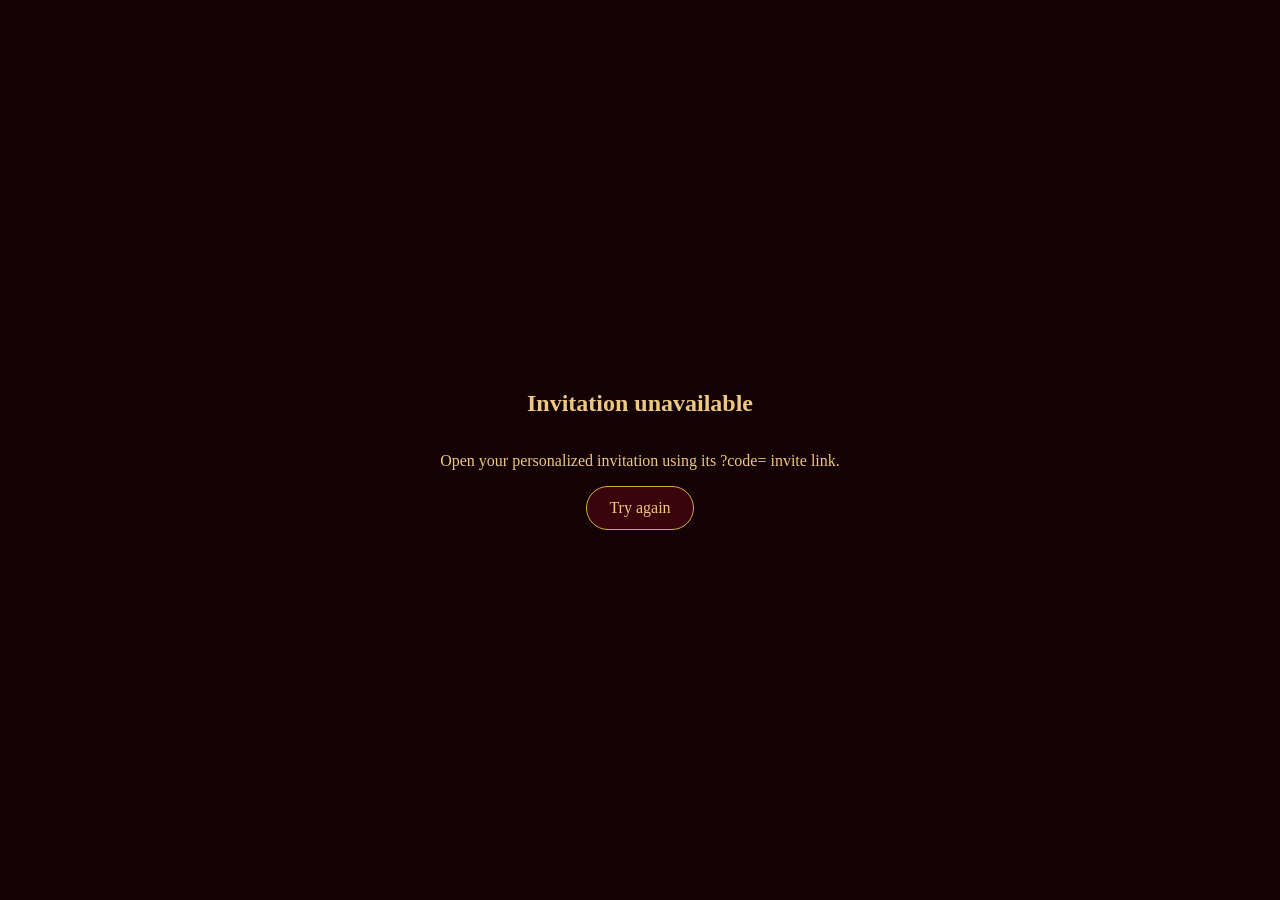
<file: index.html>
<!DOCTYPE html>
<html lang="en">
<head>
  <meta charset="utf-8">
  <meta name="viewport" content="width=device-width, initial-scale=1, maximum-scale=1, user-scalable=no, viewport-fit=cover">
  <meta name="theme-color" content="#32030B">
  <title>Royal Wedding Invitation</title>

  <link rel="preconnect" href="https://fonts.googleapis.com">
  <link rel="preconnect" href="https://fonts.gstatic.com" crossorigin>
  <link href="https://fonts.googleapis.com/css2?family=Cinzel:wght@600;700;800&family=Cormorant+Garamond:ital,wght@0,500;0,600;0,700;1,500;1,600&family=Great+Vibes&family=Playfair+Display:ital,wght@0,600;0,700;1,600&display=swap" rel="stylesheet">

  <style>
    html {
      margin: 0;
      padding: 0;
      width: 100%;
      min-height: 100%;
      overflow-x: hidden;
      overflow-y: auto;
      overscroll-behavior: contain;
      background-color: #140105;
      font-family: 'Cormorant Garamond', Georgia, serif;
    }

    body {
      margin: 0;
      padding: 0;
      width: 100%;
      min-height: 100%;
      overflow-x: hidden;
      overflow-y: visible;
      overscroll-behavior: contain;
      background-color: #140105;
      font-family: 'Cormorant Garamond', Georgia, serif;
    }

    [hidden] {
      display: none !important;
    }

    #app-mount {
      width: 100%;
      min-height: 100vh;
      min-height: 100dvh;
      position: relative;
    }

    /* Fixed single-screen slide templates (e.g. template-01, template-02, template-04, template-05) */
    html.fixed-template,
    body.fixed-template {
      width: 100vw;
      height: 100vh;
      height: 100dvh;
      overflow: hidden !important;
      position: fixed;
      touch-action: none;
      -webkit-touch-callout: none;
      user-select: none;
    }

    .fixed-template #app-mount {
      width: 100vw;
      height: 100vh;
      height: 100dvh;
      overflow: hidden;
    }

    #luxury-loader {
      position: fixed;
      inset: 0;
      z-index: 9999;
      background: radial-gradient(circle at 50% 30%, #3a040d 0%, #120104 100%);
      display: flex;
      flex-direction: column;
      align-items: center;
      justify-content: center;
      transition: opacity 0.5s cubic-bezier(0.16, 1, 0.3, 1), visibility 0.5s;
    }

    .loader-ring {
      width: 58px;
      height: 58px;
      border-radius: 50%;
      border: 1px solid rgba(212, 175, 55, 0.2);
      border-top: 2px solid #D4AF37;
      border-bottom: 2px solid #ECC880;
      animation: royalSpin 1.2s cubic-bezier(0.5, 0, 0.5, 1) infinite;
    }

    .loader-text {
      margin-top: 18px;
      font-family: 'Cinzel', serif;
      font-size: 10px;
      letter-spacing: 4px;
      color: #ECC880;
      text-transform: uppercase;
    }

    @keyframes royalSpin {
      0% { transform: rotate(0deg); }
      100% { transform: rotate(360deg); }
    }

    .rsvp-launcher {
      position: fixed;
      right: max(16px, env(safe-area-inset-right));
      bottom: max(16px, env(safe-area-inset-bottom));
      z-index: 10000;
      min-height: 46px;
      padding: 0 22px;
      border: 1px solid #ecc880;
      border-radius: 999px;
      background: linear-gradient(135deg, #7a1426, #3f0713);
      box-shadow: 0 8px 24px rgba(0, 0, 0, .4);
      color: #f7e5b5;
      font: 700 12px Georgia, serif;
      letter-spacing: 1px;
      cursor: pointer;
    }

    .rsvp-dialog {
      width: min(420px, calc(100vw - 28px));
      max-height: min(90dvh, 720px);
      overflow-y: auto;
      overscroll-behavior: contain;
      touch-action: pan-y;
      border: 1px solid #d4af37;
      border-radius: 18px;
      padding: 24px;
      background: #fffaf0;
      color: #3b1a1f;
      box-shadow: 0 24px 80px rgba(0, 0, 0, .55);
      font: 16px Georgia, serif;
    }

    .rsvp-dialog::backdrop { background: rgba(15, 2, 5, .76); }
    .rsvp-dialog h2 { margin: 0 0 8px; color: #7a1426; }
    .rsvp-dialog p { line-height: 1.45; }
    .rsvp-dialog label, .rsvp-dialog legend { display: block; margin: 14px 0 6px; font-size: 14px; font-weight: 700; }
    .rsvp-dialog input, .rsvp-dialog select, .rsvp-dialog textarea { width: 100%; min-height: 42px; padding: 8px 10px; border: 1px solid #b98a2f; border-radius: 8px; background: #fff; color: #3b1a1f; font: inherit; }
    .rsvp-dialog textarea { min-height: 84px; resize: vertical; }
    .rsvp-dialog fieldset { margin: 0; padding: 0; border: 0; }
    .rsvp-dialog .rsvp-actions { display: flex; gap: 10px; margin-top: 18px; }
    .rsvp-dialog button { min-height: 42px; border-radius: 999px; padding: 0 16px; cursor: pointer; }
    .rsvp-dialog [type="submit"] { flex: 1; border: 1px solid #7a1426; background: #7a1426; color: #fff5d9; font-weight: 700; }
    .rsvp-dialog [data-rsvp-close] { border: 1px solid #b98a2f; background: #fff; color: #3b1a1f; }
    .rsvp-dialog [role="status"] { min-height: 1.4em; color: #4d0a18; }
    .rsvp-dialog :focus-visible { outline: 3px solid #d4af37; outline-offset: 2px; }
  </style>
</head>
<body>

  <div id="luxury-loader">
    <div class="loader-ring"></div>
    <div class="loader-text">Summoning The Royal Suite</div>
  </div>

  <main id="app-mount"></main>

  <script type="module">
    import { fetchInvitationByCode, submitRsvp } from './api.js';
    import { localizeHtml, translateText } from './i18n.js';

    function removeLoader() {
      const loader = document.getElementById('luxury-loader');
      if (loader) {
        loader.style.opacity = '0';
        setTimeout(() => loader.remove(), 500);
      }
    }

    function showPageError(message) {
      const mount = document.getElementById('app-mount');
      mount.innerHTML = `
        <section role="alert" style="position:absolute;inset:0;display:flex;flex-direction:column;align-items:center;justify-content:center;padding:28px;text-align:center;color:#ECC880;background:#140105;font-family:Georgia,serif">
          <h1 style="font-family:Georgia,serif">Invitation unavailable</h1>
          <p></p>
          <button type="button" style="padding:12px 22px;border:1px solid #D4AF37;border-radius:24px;background:#3a040d;color:#ECC880;font:inherit">Try again</button>
        </section>`;
      mount.querySelector('p').textContent = message;
      mount.querySelector('button').addEventListener('click', () => location.reload());
    }

    function mountRsvpWidget(mount, invitation, inviteCode, language) {
      const { guest, wedding } = invitation;
      const capacity = guest.persons;
      const launcher = document.createElement('button');
      launcher.type = 'button';
      launcher.className = 'rsvp-launcher';
      launcher.textContent = translateText('RSVP', language);
      launcher.setAttribute('aria-haspopup', 'dialog');

      const dialog = document.createElement('dialog');
      dialog.className = 'rsvp-dialog';
      const title = document.createElement('h2');
      title.textContent = translateText('Will you join us?', language);
      const description = document.createElement('p');
      description.textContent = translateText('Please let the couple know whether you can attend.', language);
      const form = document.createElement('form');
      const guestLabel = document.createElement('p');
      guestLabel.textContent = `${translateText('Guest name', language)}:`;
      const guestName = document.createElement('p');
      guestName.textContent = guest.name;

      const answerGroup = document.createElement('fieldset');
      const answerLegend = document.createElement('legend');
      answerLegend.textContent = translateText('Your response', language);
      const answerLabel = document.createElement('label');
      const answerSelect = document.createElement('select');
      answerSelect.name = 'response';
      answerSelect.setAttribute('aria-label', translateText('Your response', language));
      [['attending', 'Gladly accepting'], ['declined', 'Unable to attend'], ['tentative', 'Not sure yet']].forEach(([value, label]) => {
        const option = document.createElement('option');
        option.value = value;
        option.textContent = translateText(label, language);
        answerSelect.append(option);
      });
      answerLabel.append(answerSelect);
      answerGroup.append(answerLegend, answerLabel);

      const countLabel = document.createElement('label');
      countLabel.htmlFor = 'rsvp-attendees';
      countLabel.textContent = translateText(`Number attending (up to ${capacity})`, language);
      const countSelect = document.createElement('select');
      countSelect.id = 'rsvp-attendees';
      countSelect.name = 'attendees';
      for (let count = 1; count <= capacity; count++) {
        const option = document.createElement('option');
        option.value = String(count);
        option.textContent = String(count);
        countSelect.append(option);
      }

      const wishesLabel = document.createElement('label');
      wishesLabel.htmlFor = 'rsvp-wishes';
      wishesLabel.textContent = translateText('Wishes message (optional)', language);
      const wishesInput = document.createElement('textarea');
      wishesInput.id = 'rsvp-wishes';
      wishesInput.name = 'wishes_message';
      wishesInput.maxLength = 1000;

      const status = document.createElement('p');
      status.setAttribute('role', 'status');
      status.setAttribute('aria-live', 'polite');
      const actions = document.createElement('div');
      actions.className = 'rsvp-actions';
      const submit = document.createElement('button');
      submit.type = 'submit';
      submit.textContent = translateText('Send RSVP', language);
      let isSaved = false;
      const close = document.createElement('button');
      close.type = 'button';
      close.dataset.rsvpClose = '';
      close.textContent = translateText('Close', language);
      actions.append(submit, close);
      form.append(guestLabel, guestName, answerGroup, countLabel, countSelect, wishesLabel, wishesInput, status, actions);
      dialog.append(title, description, form);
      mount.append(launcher, dialog);

      function updateCountVisibility() {
        const attending = answerSelect.value === 'attending';
        countLabel.hidden = !attending;
        countSelect.hidden = !attending;
      }

      answerSelect.addEventListener('change', updateCountVisibility);
      launcher.addEventListener('click', () => dialog.showModal());
      close.addEventListener('click', () => dialog.close());
      dialog.addEventListener('click', event => {
        if (event.target === dialog) dialog.close();
      });
      form.addEventListener('submit', async event => {
        event.preventDefault();
        status.textContent = '';
        submit.disabled = true;
        const submitText = submit.textContent;
        submit.textContent = translateText('Sending...', language);
        try {
          const result = await submitRsvp({
            inviteCode,
            response: answerSelect.value,
            attendees: Number(countSelect.value),
            wishesMessage: wishesInput.value,
            capacity: guest.persons
          });
          status.textContent = translateText(result.message || 'Your RSVP has been saved.', language);
          isSaved = true;
        } catch (error) {
          status.textContent = translateText(error.message || 'Your RSVP could not be saved. Please try again.', language);
        } finally {
          submit.disabled = isSaved;
          submit.textContent = isSaved ? translateText('RSVP sent', language) : submitText;
        }
      });
      updateCountVisibility();
    }

    async function bootstrap() {
      const p = new URLSearchParams(window.location.search);
      const inviteCode = (p.get('code') || '').trim();
      const requestedLanguage = String(p.get('lang') || 'en').toLowerCase();
      const language = ['en', 'bn', 'hi', 'ur'].includes(requestedLanguage) ? requestedLanguage : 'en';
      document.documentElement.lang = language;
      document.documentElement.dir = language === 'ur' ? 'rtl' : 'ltr';

      try {
        const weddingPayload = await fetchInvitationByCode(inviteCode);
        const guest = weddingPayload.guest;
        const templateId = String(weddingPayload.wedding.template_id || 'template-02').trim();
        if (!['template-01', 'template-02', 'template-03', 'template-04', 'template-05', 'template-06', 'template-07', 'template-08', 'template-09', 'template-10'].includes(templateId)) {
          throw new Error('This invitation is configured with an unsupported design.');
        }

        const fixedTemplates = ['template-02', 'template-04', 'template-05'];
        const isFixed = fixedTemplates.includes(templateId);
        document.documentElement.classList.toggle('fixed-template', isFixed);
        document.body.classList.toggle('fixed-template', isFixed);

        const module = await import(`./templates/${templateId}.js`);

        const mount = document.getElementById('app-mount');
        mount.innerHTML = localizeHtml(module.default({
          guest,
          wedding: weddingPayload.wedding,
          events: weddingPayload.events || []
        }), language);

        if (typeof module.mount === 'function') {
          module.mount(mount, {
            guest,
            wedding: weddingPayload.wedding,
            events: weddingPayload.events || []
          });
        }
        mountRsvpWidget(mount, weddingPayload, guest.invite_code, language);
      } catch (err) {
        console.error('Invitation loading error:', err);
        showPageError(err.message || 'We could not load this invitation. Please try again.');
      } finally {
        removeLoader();
      }
    }

    window.addEventListener('DOMContentLoaded', bootstrap);
  </script>
</body>
</html>
</file>
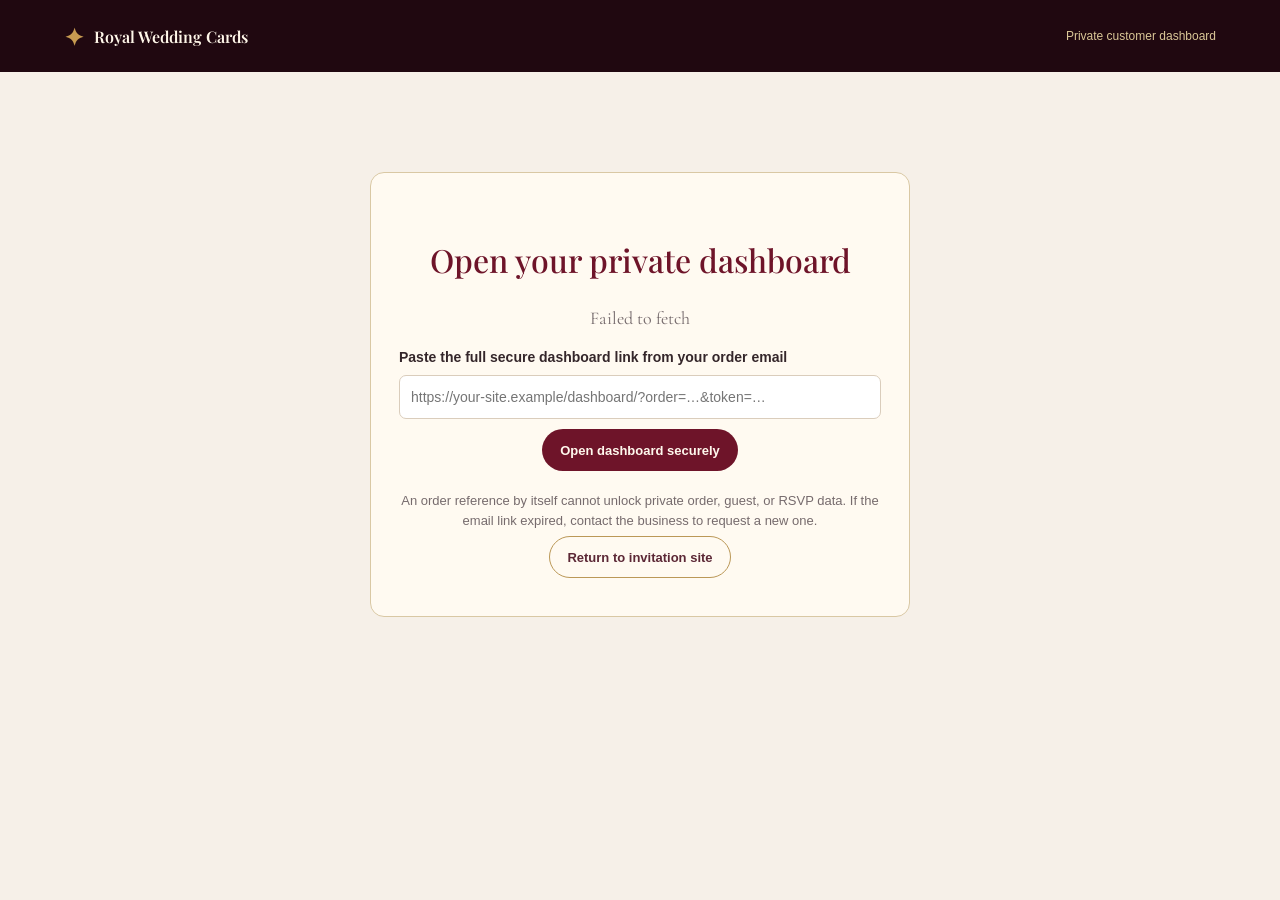
<file: dashboard/index.html>
<!doctype html>
<html lang="en">
<head>
  <meta charset="utf-8">
  <meta name="viewport" content="width=device-width, initial-scale=1">
  <meta name="theme-color" content="#200810">
  <meta name="referrer" content="no-referrer">
  <title>Your wedding order | Royal Wedding Cards</title>
  <link rel="preconnect" href="https://fonts.googleapis.com">
  <link rel="preconnect" href="https://fonts.gstatic.com" crossorigin>
  <link href="https://fonts.googleapis.com/css2?family=Cormorant+Garamond:wght@400;500;600;700&family=Playfair+Display:wght@500;600;700&display=swap" rel="stylesheet">
  <link rel="stylesheet" href="./style.css">
</head>
<body>
  <header class="topbar"><a href="../" class="brand"><span>✦</span> Royal Wedding Cards</a><span class="private-label">Private customer dashboard</span></header>
  <main class="dashboard" id="dashboard">
    <section id="loading-state" class="state-card" aria-live="polite"><span class="spinner"></span><p>Opening your secure dashboard…</p></section>
    <section id="error-state" class="state-card" hidden>
      <h1>Open your private dashboard</h1>
      <p id="error-message" role="status"></p>
      <button id="error-retry-button" class="button button-primary" type="button" style="margin-bottom: 1rem;" hidden>Retry loading dashboard</button>
      <form id="dashboard-link-form" class="access-form">
        <label for="dashboard-link-input">Paste the full secure dashboard link from your order email</label>
        <input id="dashboard-link-input" type="url" autocomplete="url" placeholder="https://your-site.example/dashboard/?order=…&amp;token=…" required>
        <button class="button button-primary" type="submit">Open dashboard securely</button>
      </form>
      <p class="helper">An order reference by itself cannot unlock private order, guest, or RSVP data. If the email link expired, contact the business to request a new one.</p>
      <a href="../" class="button button-outline">Return to invitation site</a>
    </section>

    <div id="dashboard-content" hidden>
      <section class="welcome">
        <div><p class="eyebrow">Your celebration, organized</p><h1 id="couple-title"></h1><p id="wedding-date"></p></div>
        <a id="preview-link" class="button button-gold" href="../share.html">Preview invitation</a>
      </section>
      <section class="summary-grid" aria-label="Order summary">
        <article class="metric"><small>Order reference</small><strong id="order-reference"></strong></article>
        <article class="metric"><small>Package</small><strong id="package-name"></strong></article>
        <article class="metric"><small>Order status</small><strong id="order-status"></strong></article>
        <article class="metric"><small>Payment status</small><strong id="payment-status"></strong></article>
        <article class="metric"><small>List price</small><strong id="list-price"></strong></article>
        <article class="metric"><small>Discount</small><strong id="discount"></strong></article>
        <article class="metric"><small>Advance expected</small><strong id="advance-expected"></strong></article>
        <article class="metric"><small>Verified amount</small><strong id="advance-verified"></strong></article>
        <article class="metric highlight"><small>Balance outstanding</small><strong id="balance"></strong></article>
      </section>
      <p class="financial-note">UPI references and screenshots are not proof of receipt. Verified amount changes only after authorized review.</p>

      <!-- Guest tracker: goal, progress bar, status tiles, nudges, recent replies. Rendered by app.js -->
      <section class="panel" id="tracker" aria-labelledby="tracker-title">
        <div class="panel-head">
          <div><p class="eyebrow">Live responses</p><h2 id="tracker-title">Guest tracker</h2></div>
          <button id="refresh-button" class="button button-outline button-small" type="button">Refresh</button>
        </div>
        <div id="tracker-body"></div>
      </section>

      <!-- Guest list -->
      <section class="panel" id="guest-panel" aria-labelledby="guests-title">
        <div class="panel-head">
          <div><p class="eyebrow">Guest list</p><h2 id="guests-title">People you’re inviting</h2><p class="helper" id="guest-summary-line"></p></div>
          <div class="head-actions">
            <button id="open-add-guest" class="button button-primary button-small" type="button">＋ Add guest</button>
            <details class="menu" id="more-menu">
              <summary class="button button-outline button-small">More ▾</summary>
              <div class="menu-list">
                <button type="button" id="open-import">Import from Excel / CSV</button>
                <a id="generate-guest-links" href="../guest-list.html">Generate guest links</a>
                <a id="csv-template" download="wedding-guests-template.csv">Download CSV template</a>
              </div>
            </details>
          </div>
        </div>
        <div class="list-tools">
          <input id="guest-search" type="search" placeholder="Search by name or phone" aria-label="Search guests" autocomplete="off">
          <div id="filter-chips" class="chips" role="group" aria-label="Filter guests by status"></div>
        </div>
        <div id="guest-table-wrap"></div>
      </section>

      <section class="panel">
        <div class="panel-head"><div><p class="eyebrow">Wedding programme</p><h2>Your timeline</h2></div></div>
        <ol id="timeline" class="timeline"></ol>
      </section>
    </div>
  </main>

  <!-- Add / edit guest -->
  <dialog id="guest-dialog" class="edit-dialog">
    <form id="guest-form" method="dialog" novalidate>
      <h2 id="guest-dialog-title">Add guest</h2>
      <label>Guest name<input name="guest_name" required maxlength="120" autocomplete="off"></label>
      <label>People in this invitation <span class="field-hint">including the guest</span><input name="family_members" type="number" min="1" max="20" value="1" required inputmode="numeric"></label>
      <label>Phone / WhatsApp <span class="field-hint">optional</span><input name="phone" type="tel" maxlength="24" inputmode="tel"></label>
      <label>Category <span class="field-hint">optional</span><input name="category" list="category-options" maxlength="60" value="Family" autocomplete="off"></label>
      <datalist id="category-options"><option value="Family"><option value="Relatives"><option value="Friends"><option value="Colleagues"><option value="VIP"></datalist>
      <label>City / address <span class="field-hint">optional</span><input name="city_address" maxlength="250"></label>
      <input name="guest_id" type="hidden">
      <p id="guest-form-error" class="dialog-error" role="alert" hidden></p>
      <div class="dialog-actions">
        <button class="button button-outline" id="cancel-guest" type="button">Cancel</button>
        <button class="button button-outline" id="save-another" type="submit" value="another">Save &amp; add another</button>
        <button class="button button-primary" id="save-guest" type="submit" value="save">Save guest</button>
      </div>
    </form>
  </dialog>

  <!-- View reply message -->
  <dialog id="reply-dialog" class="edit-dialog">
    <h2 id="reply-dialog-name">Guest Response</h2>
    <div id="reply-dialog-body" style="display: grid; gap: 12px; margin: 16px 0;">
      <div><small style="color: var(--muted); font-size: 11px; text-transform: uppercase; letter-spacing: .08em;">Status</small><p id="reply-dialog-status" style="margin: 2px 0 0; font-weight: 700;"></p></div>
      <div><small style="color: var(--muted); font-size: 11px; text-transform: uppercase; letter-spacing: .08em;">People Attending</small><p id="reply-dialog-attending" style="margin: 2px 0 0; font-size: 18px; font-weight: 600;"></p></div>
      <div><small style="color: var(--muted); font-size: 11px; text-transform: uppercase; letter-spacing: .08em;">Wishes / Message</small><blockquote id="reply-dialog-message" style="margin: 6px 0 0; padding: 12px 14px; background: #fff8eb; border-left: 3px solid var(--gold); border-radius: 6px; font: italic 16px/1.45 Georgia, serif; color: #5a3825; white-space: pre-wrap;"></blockquote></div>
      <div><small style="color: var(--muted); font-size: 11px; text-transform: uppercase; letter-spacing: .08em;">Submitted</small><p id="reply-dialog-time" style="margin: 2px 0 0; color: var(--muted); font-size: 13px;"></p></div>
    </div>
    <div class="dialog-actions">
      <button class="button button-outline" id="close-reply-dialog" type="button">Close</button>
    </div>
  </dialog>

  <!-- CSV import -->
  <dialog id="import-dialog" class="edit-dialog">
    <form id="import-form" method="dialog">
      <h2>Import guests</h2>
      <p class="helper">In Excel, save your guest sheet as CSV first. Columns: guest_name, family_members, phone, category, city_address. Up to 500 rows; you’ll see a preview before anything is added.</p>
      <label class="field-file">Choose CSV file<input id="guest-csv" type="file" accept=".csv,text/csv"></label>
      <div id="import-preview" class="import-preview" hidden></div>
      <div class="dialog-actions">
        <button class="button button-outline" id="cancel-import" type="button">Close</button>
        <button class="button button-primary" id="import-guests" type="button" disabled>Import guests</button>
      </div>
    </form>
  </dialog>

  

  <!-- View reply message -->
  <dialog id="reply-dialog" class="edit-dialog">
    <h2 id="reply-dialog-name">Guest Response</h2>
    <div id="reply-dialog-body" style="display: grid; gap: 12px; margin: 16px 0;">
      <div><small style="color: var(--muted); font-size: 11px; text-transform: uppercase; letter-spacing: .08em;">Status</small><p id="reply-dialog-status" style="margin: 2px 0 0; font-weight: 700;"></p></div>
      <div><small style="color: var(--muted); font-size: 11px; text-transform: uppercase; letter-spacing: .08em;">People Attending</small><p id="reply-dialog-attending" style="margin: 2px 0 0; font-size: 18px; font-weight: 600;"></p></div>
      <div><small style="color: var(--muted); font-size: 11px; text-transform: uppercase; letter-spacing: .08em;">Wishes / Message</small><blockquote id="reply-dialog-message" style="margin: 6px 0 0; padding: 12px 14px; background: #fff8eb; border-left: 3px solid var(--gold); border-radius: 6px; font: italic 16px/1.45 Georgia, serif; color: #5a3825; white-space: pre-wrap;"></blockquote></div>
      <div><small style="color: var(--muted); font-size: 11px; text-transform: uppercase; letter-spacing: .08em;">Submitted</small><p id="reply-dialog-time" style="margin: 2px 0 0; color: var(--muted); font-size: 13px;"></p></div>
    </div>
    <div class="dialog-actions">
      <button class="button button-outline" id="close-reply-dialog" type="button">Close</button>
    </div>
  </dialog>

  <div id="toast" class="toast" role="status" aria-live="polite" hidden></div>
  <script type="module" src="./app.js"></script>
</body>
</html>
</file>
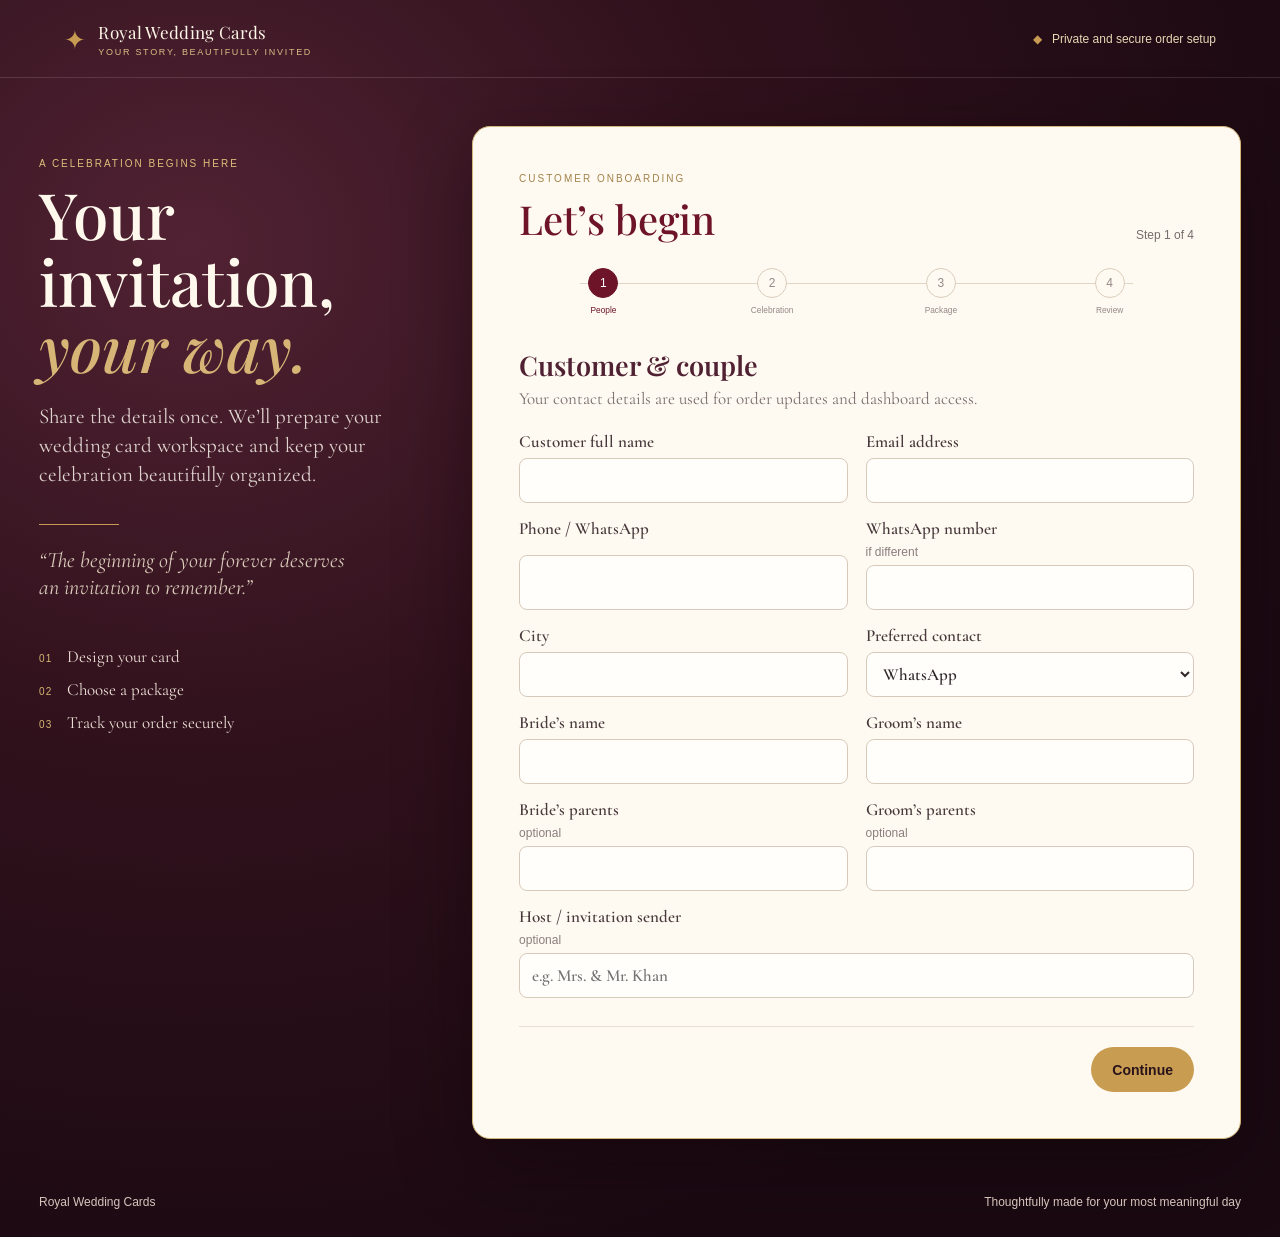
<file: onboard/index.html>
<!doctype html>
<html lang="en">
<head>
  <meta charset="utf-8">
  <meta name="viewport" content="width=device-width, initial-scale=1">
  <meta name="theme-color" content="#200810">
  <meta name="referrer" content="no-referrer">
  <title>Create your wedding invitation | Royal Wedding Cards</title>
  <link rel="preconnect" href="https://fonts.googleapis.com">
  <link rel="preconnect" href="https://fonts.gstatic.com" crossorigin>
  <link href="https://fonts.googleapis.com/css2?family=Cormorant+Garamond:wght@400;500;600;700&family=Playfair+Display:wght@500;600;700&display=swap" rel="stylesheet">
  <link rel="stylesheet" href="./style.css">
  <script src="../vendor/qrcode-generator.js" defer></script>
  <script src="https://challenges.cloudflare.com/turnstile/v0/api.js?render=explicit" async defer></script>
</head>
<body>
  <header class="topbar">
    <a class="brand" href="../"><span class="brand-mark" aria-hidden="true">✦</span><span>Royal Wedding Cards<small>YOUR STORY, BEAUTIFULLY INVITED</small></span></a>
    <span class="secure-note"><span aria-hidden="true">◆</span> Private and secure order setup</span>
  </header>

  <main class="layout">
    <aside class="story">
      <p class="eyebrow">A celebration begins here</p>
      <h1>Your invitation,<br><em>your way.</em></h1>
      <p class="story-copy">Share the details once. We’ll prepare your wedding card workspace and keep your celebration beautifully organized.</p>
      <div class="story-rule"></div>
      <p class="story-quote">“The beginning of your forever deserves an invitation to remember.”</p>
      <div class="trust-list">
        <span><b>01</b> Design your card</span>
        <span><b>02</b> Choose a package</span>
        <span><b>03</b> Track your order securely</span>
      </div>
    </aside>

    <section class="wizard-card" aria-labelledby="page-title">
      <div id="form-view">
        <div class="wizard-head">
          <div>
            <p class="eyebrow">Customer onboarding</p>
            <h2 id="page-title">Let’s begin</h2>
          </div>
          <span class="step-count" id="step-count">Step 1 of 4</span>
        </div>
        <ol class="progress" aria-label="Onboarding progress">
          <li class="active" data-progress="0"><span>1</span><small>People</small></li>
          <li data-progress="1"><span>2</span><small>Celebration</small></li>
          <li data-progress="2"><span>3</span><small>Package</small></li>
          <li data-progress="3"><span>4</span><small>Review</small></li>
        </ol>

        <form id="onboarding-form" novalidate>
          <section class="form-step" data-step="0">
            <h3>Customer & couple</h3>
            <p class="section-hint">Your contact details are used for order updates and dashboard access.</p>
            <div class="field-grid">
              <label class="field">Customer full name<input name="customer_name" autocomplete="name" maxlength="120" required></label>
              <label class="field">Email address<input name="email" type="email" autocomplete="email" maxlength="254" required></label>
              <label class="field">Phone / WhatsApp<input name="phone" type="tel" autocomplete="tel" maxlength="24" required></label>
              <label class="field">WhatsApp number <span class="optional">if different</span><input name="whatsapp_phone" type="tel" maxlength="24"></label>
              <label class="field">City<input name="city" autocomplete="address-level2" maxlength="100" required></label>
              <label class="field">Preferred contact
                <select name="preferred_contact"><option value="whatsapp">WhatsApp</option><option value="phone">Phone</option><option value="email">Email</option></select>
              </label>
              <label class="field">Bride’s name<input name="bride_name" maxlength="100" required></label>
              <label class="field">Groom’s name<input name="groom_name" maxlength="100" required></label>
              <label class="field">Bride’s parents <span class="optional">optional</span><input name="bride_parents" maxlength="240"></label>
              <label class="field">Groom’s parents <span class="optional">optional</span><input name="groom_parents" maxlength="240"></label>
              <label class="field field-wide">Host / invitation sender <span class="optional">optional</span><input name="host_name" placeholder="e.g. Mrs. & Mr. Khan" maxlength="180"></label>
            </div>
          </section>

          <section class="form-step" data-step="1" hidden>
            <h3>Wedding celebration</h3>
            <p class="section-hint">Add ceremony, venue, programme and card design details.</p>
            <div class="field-grid">
              <label class="field">Wedding date<input name="event_date" type="date" required></label>
              <label class="field">Ceremony title<input name="ceremony_title" placeholder="Nikah / Marriage Ceremony" maxlength="120"></label>
              <label class="field">Ceremony time
                <div class="time-picker-row">
                  <select name="ceremony_hour" class="time-part">
                    <option value="">HH</option>
                    <option value="01">1</option><option value="02">2</option><option value="03">3</option>
                    <option value="04">4</option><option value="05">5</option><option value="06">6</option>
                    <option value="07">7</option><option value="08">8</option><option value="09">9</option>
                    <option value="10">10</option><option value="11">11</option><option value="12">12</option>
                  </select>
                  <span class="time-sep">:</span>
                  <select name="ceremony_minute" class="time-part">
                    <option value="">MM</option>
                    <option value="00">00</option><option value="15">15</option>
                    <option value="30">30</option><option value="45">45</option>
                  </select>
                  <select name="ceremony_ampm" class="time-part time-ampm">
                    <option value="">AM/PM</option>
                    <option value="AM">AM</option>
                    <option value="PM">PM</option>
                  </select>
                </div>
                <input type="hidden" name="ceremony_time">
              </label>
              <label class="field">Venue title<input name="venue_title" placeholder="Banquet Hall" maxlength="120"></label>
              <label class="field field-wide">Venue name<input name="venue" maxlength="180"></label>
              <label class="field field-wide">Venue address<textarea name="address" rows="2" maxlength="500"></textarea></label>
              <label class="field field-wide">Google Maps URL<input name="map_url" type="url" placeholder="https://maps.google.com/…"></label>
            </div>
            <div class="subsection-head"><div><h4>Programme timeline</h4><p>Add, remove or reorder events.</p></div><button class="button button-outline button-small" id="add-event" type="button">＋ Add event</button></div>
            <div id="event-list" class="event-list"></div>
            <div class="field-grid design-grid">
              <label class="field">
                <span class="field-label-row">Invitation style <a id="template-preview-link" class="preview-template-link" href="../studio.html#template-02" target="_blank" rel="noopener">👁 Preview design ↗</a></span>
                <select name="template_style" id="template-select" required></select>
              </label>
              <label class="field">Colour theme<select name="theme_name" id="theme-select" required></select></label>
            </div>
            <div id="theme-preview" class="theme-preview" aria-live="polite"></div>
            <p id="design-warning" class="inline-error" role="status" hidden></p>
          </section>

          <section class="form-step" data-step="2" hidden>
            <h3>Package & payment</h3>
            <p class="section-hint">Package prices come from the business configuration. Payment is verified separately by our team.</p>
            <div id="package-list" class="package-list" aria-live="polite"><p class="loading-line">Loading available packages…</p></div>
            <div id="cash-fallback" class="cash-fallback" hidden>
              <p><strong>Package selection is temporarily unavailable.</strong> You can still send a cash/manual quote request. This is an inquiry, not a confirmed order; our team will contact you to confirm the package and price.</p>
              <button id="cash-fallback-button" type="button" class="button button-outline">Continue with cash / manual quote</button>
            </div>
            <div id="payment-methods" class="payment-methods" role="radiogroup" aria-label="Payment method" hidden>
              <label class="payment-choice"><input type="radio" name="payment_mode" value="upi" checked><span><b>UPI / QR</b><small>Payment awaits independent verification</small></span></label>
              <label class="payment-choice"><input type="radio" name="payment_mode" value="cash"><span><b>Cash settlement</b><small>Pending cash verification</small></span></label>
            </div>
            <p id="payment-config-warning" class="inline-error" role="status" hidden></p>
            <div id="upi-panel" class="upi-panel">
              <div class="upi-qr" id="upi-qr" aria-label="UPI payment QR code"></div>
              <div class="upi-details">
                <p class="eyebrow">Advance payable</p>
                <strong class="upi-amount" id="upi-amount">Select a package</strong>
                <p>Pay to <span id="merchant-name">merchant</span></p>
                <div class="copy-row"><code id="upi-vpa">UPI ID loads with package details</code><button type="button" class="button button-outline button-small" id="copy-vpa">Copy UPI ID</button></div>
                <button type="button" class="button button-outline button-small" id="copy-payment">Copy payment details</button>
                <label class="field">UTR / transaction reference <span class="optional">optional</span><input name="utr" maxlength="120" autocomplete="off"></label>
                <label class="field">Payment screenshot <span class="optional">optional · JPG, PNG or WebP · max 3 MB</span><input name="proof" type="file" accept="image/jpeg,image/png,image/webp"></label>
                <p class="fine-print">A QR scan, UTR or screenshot is not proof of settlement. Your payment status remains Pending Verification until reviewed.</p>
              </div>
            </div>
            <div id="cash-panel" class="notice-box" hidden>
              Cash selected. UTR and payment screenshot are not required. Verified amount stays ₹0 until an authorized team member confirms receipt.
            </div>
            <div id="captcha-container" class="captcha-wrap"></div>
            <p id="config-warning" class="inline-error" hidden></p>
          </section>

          <section class="form-step" data-step="3" hidden>
            <h3 id="review-heading">Review your order</h3>
            <p id="review-hint" class="section-hint">Please check these details before creating your secure order.</p>
            <div id="review-content" class="review-card"></div>
            <label id="order-consent" class="consent"><input name="consent" type="checkbox" required><span>I confirm these wedding details are accurate and agree that UPI payments remain unverified until the business confirms receipt.</span></label>
            <p id="review-privacy" class="privacy-note">Your order reference identifies the order only. Private dashboard access is sent separately through the email address you provided.</p>
          </section>

          <div id="form-error" class="form-error" role="alert" hidden></div>
          <div class="wizard-actions">
            <button id="back-button" class="button button-muted" type="button" hidden>Back</button>
            <span class="action-spacer"></span>
            <button id="next-button" class="button button-gold" type="button">Continue</button>
            <button id="submit-button" class="button button-primary" type="submit" hidden disabled>Create my order</button>
          </div>
        </form>
      </div>

      <section id="success-view" class="success-view" hidden aria-live="polite">
        <div class="success-icon" aria-hidden="true">✓</div>
        <p id="success-eyebrow" class="eyebrow">Provisioning complete</p>
        <h2 id="success-heading">Your celebration has a home.</h2>
        <p id="success-message"></p>
        <dl class="success-details">
          <div><dt>Order reference</dt><dd id="success-order"></dd></div>
          <div><dt>Payment status</dt><dd id="success-payment"></dd></div>
        </dl>
        <div class="dashboard-action-card">
          <div class="dashboard-btn-container">
            <a id="dashboard-link" class="button button-primary success-link is-disabled" href="javascript:void(0)" aria-disabled="true" role="button">
              <span id="dashboard-link-icon" class="btn-icon" aria-hidden="true">🔒</span>
              <span id="dashboard-link-text">Open Secure Dashboard</span>
            </a>
          </div>

          <div class="refresh-action-container">
            <button id="refresh-status-btn" type="button" class="button button-outline button-refresh">
              <span id="refresh-icon" class="refresh-icon" aria-hidden="true">↻</span>
              <span id="refresh-btn-text">Refresh Status</span>
            </button>
          </div>
          <p id="refresh-status-msg" class="refresh-status-msg" aria-live="polite">Verification in progress. Click &ldquo;Refresh Status&rdquo; to check if your card has been activated.</p>
        </div>

        <div id="payment-pending-notice" class="payment-pending-notice">
          <div class="ppn-icon" aria-hidden="true">⏱</div>
          <p class="ppn-title">Payment Verification Required</p>
          <p class="ppn-body">Your order is saved. Dashboard access will <strong>automatically enable</strong> as soon as our team verifies your payment receipt and activates your card.</p>
          <p class="ppn-hint">After making your payment, click the <strong>&ldquo;Refresh Status&rdquo;</strong> button above to immediately unlock access.</p>
        </div>

        <div id="payment-verified-notice" class="payment-verified-notice" hidden>
          <div class="pvn-icon" aria-hidden="true">✓</div>
          <p class="pvn-title">Card Activated &amp; Verified!</p>
          <p class="pvn-body">Your payment has been successfully confirmed. You now have full access to your personalized invitation card, guest list, and RSVP tracking.</p>
        </div>

        <p id="dashboard-fine-print" class="fine-print" hidden>Your dashboard link is a private access credential. Do not forward it. Check your inbox for a copy; email delivery may still be pending.</p>
      </section>
    </section>
  </main>
  <footer class="footer"><span>Royal Wedding Cards</span><span>Thoughtfully made for your most meaningful day</span></footer>
  <script type="module" src="./app.js"></script>
</body>
</html>
</file>
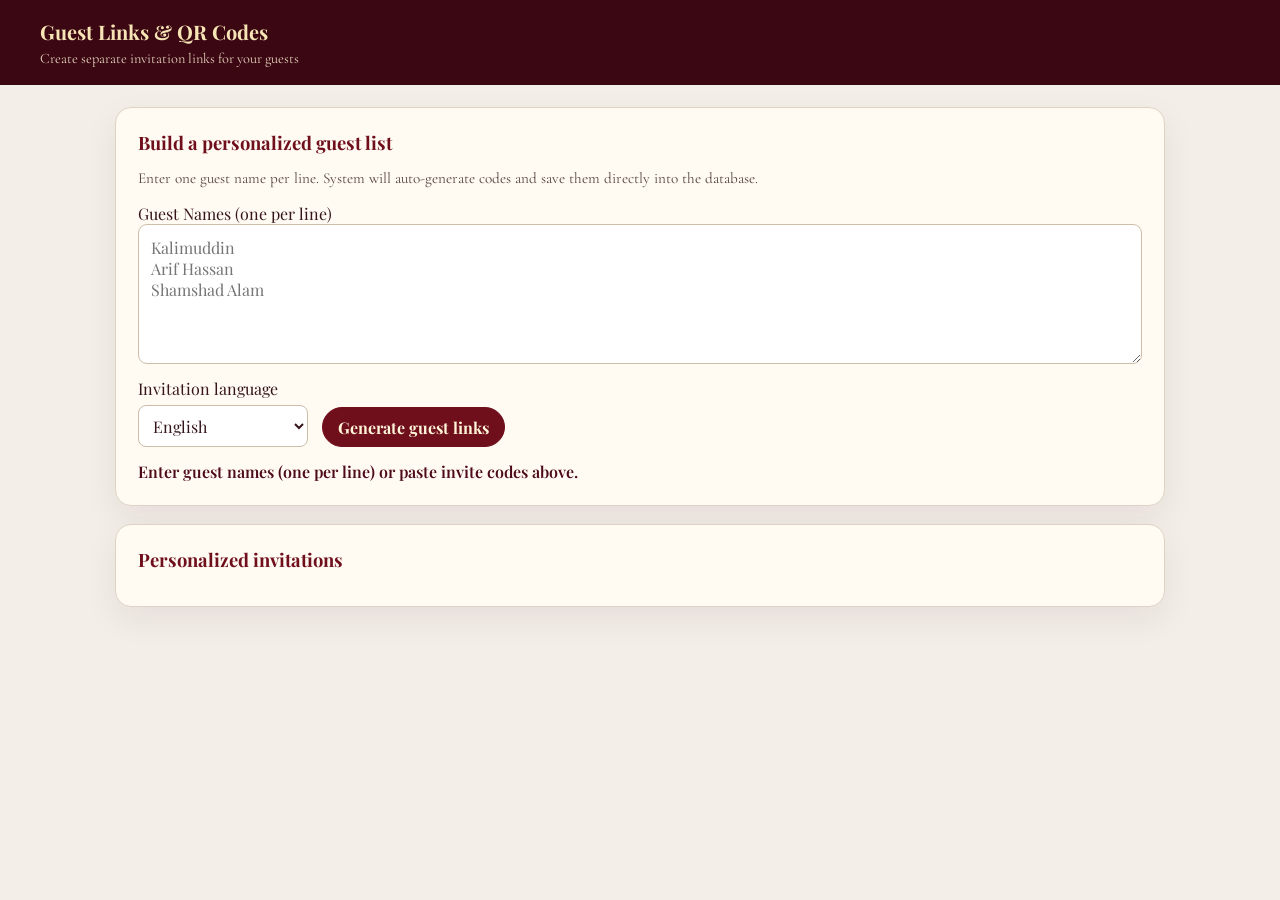
<file: guest-list.html>
<!doctype html>
<html lang="en">
<head>
  <meta charset="utf-8">
  <meta name="viewport" content="width=device-width, initial-scale=1">
  <meta name="theme-color" content="#3b0712">
  <title>Guest Links &amp; QR Codes</title>
  <link rel="preconnect" href="https://fonts.googleapis.com">
  <link rel="preconnect" href="https://fonts.gstatic.com" crossorigin>
  <link href="https://fonts.googleapis.com/css2?family=Cormorant+Garamond:wght@500;600;700&family=Playfair+Display:wght@500;600;700&display=swap" rel="stylesheet">
  <script src="./vendor/qrcode-generator.js" defer></script>
  <style>
    :root { color-scheme: light; --ink:#35151b; --wine:#6f0f1c; --gold:#c9a24a; --paper:#fffaf2; --muted:#76666a; }
    * { box-sizing:border-box; }
    [hidden] { display:none !important; }
    body { margin:0; min-width:320px; color:var(--ink); background:#f3eee8; font-family:"Playfair Display",Georgia,serif; }
    button,input,select,textarea { font:inherit; }
    .topbar { padding:18px clamp(16px,4vw,40px); background:#3b0712; color:#f7e5b5; }
    .topbar a { color:inherit; text-decoration:none; }
    .topbar h1 { margin:0; font-size:1.25rem; }
    .topbar p { margin:5px 0 0; color:#e5d4bd; font:0.9rem "Cormorant Garamond",Georgia,serif; }
    main { width:min(calc(100% - 28px), 1050px); margin:22px auto; }
    .panel { margin-bottom:18px; padding:22px; border:1px solid #dfd3c7; border-radius:16px; background:var(--paper); box-shadow:0 12px 34px #35151b12; }
    .panel h2 { margin:0 0 12px; color:var(--wine); font-size:1.15rem; }
    .note { margin:0 0 14px; color:#55453f; font:0.95rem/1.45 "Cormorant Garamond",Georgia,serif; }
    textarea { display:block; width:100%; min-height:140px; padding:12px; border:1px solid #cdbda9; border-radius:9px; background:white; color:var(--ink); resize:vertical; }
    .options { display:flex; flex-wrap:wrap; gap:14px; align-items:end; margin:14px 0; }
    .field { display:grid; gap:6px; }
    .field label,.field legend { color:#58313a; font-size:.84rem; font-weight:700; }
    select { min-width:170px; min-height:42px; padding:8px 10px; border:1px solid #cdbda9; border-radius:8px; background:#fff; color:var(--ink); }
    button,a.action { display:inline-flex; min-height:40px; align-items:center; justify-content:center; padding:8px 15px; border:1px solid var(--wine); border-radius:999px; background:var(--wine); color:#fff5d9; font-weight:700; text-decoration:none; cursor:pointer; }
    button.secondary,a.secondary { border-color:var(--gold); background:white; color:var(--wine); }
    button:focus-visible,a:focus-visible,input:focus-visible,select:focus-visible,textarea:focus-visible { outline:3px solid #d5b464; outline-offset:2px; }
    #status { min-height:1.4em; margin:10px 0 0; color:#4d0a18; font-weight: 600; }
    .guest-results { display:grid; gap:10px; }
    .guest-card { display:grid; grid-template-columns:minmax(0,1fr) auto; gap:12px; align-items:center; padding:13px; border:1px solid #e2d6c8; border-radius:11px; background:#fffdf9; }
    .guest-card h3 { margin:0 0 4px; font-size:1rem; }
    .guest-card a.guest-link { display:block; overflow-wrap:anywhere; color:#553139; font:12px/1.45 ui-monospace,Consolas,monospace; }
    .actions { display:flex; flex-wrap:wrap; justify-content:flex-end; gap:7px; }
    .actions button,.actions a { min-height:36px; padding:6px 12px; font-size:.78rem; }
    dialog { width:min(440px, calc(100vw - 24px)); border:1px solid var(--gold); border-radius:16px; padding:20px; background:var(--paper); color:var(--ink); box-shadow:0 24px 80px #0008; }
    dialog::backdrop { background:#17050acc; }
    dialog h2 { margin:0 0 6px; color:var(--wine); }
    #qr-content { display:grid; justify-items:center; gap:12px; margin:16px 0; }
    #qr-content svg { width:min(100%,300px); height:auto; background:white; }
    #qr-url { width:100%; overflow-wrap:anywhere; font:12px/1.4 ui-monospace,Consolas,monospace; }
    .dialog-actions { display:flex; gap:8px; flex-wrap:wrap; }
    @media(max-width:600px) {
      main { width:min(calc(100% - 20px), 1050px); margin:12px auto; }
      .panel { padding:16px; }
      .guest-card { grid-template-columns:minmax(0,1fr); }
      .actions { justify-content:flex-start; }
    }
  </style>
</head>
<body>
  <header class="topbar">
    <a id="back-link" href="share.html"><h1>Guest Links &amp; QR Codes</h1></a>
    <p id="couple-heading">Create separate invitation links for your guests</p>
  </header>
  <main>
    <section class="panel" aria-labelledby="guest-list-heading">
      <h2 id="guest-list-heading">Build a personalized guest list</h2>
      <p class="note">Enter one guest name per line. System will auto-generate codes and save them directly into the database.</p>
      <label class="field" for="guest-names"><span>Guest Names (one per line)</span></label>
      <textarea id="guest-names" maxlength="12000" placeholder="Kalimuddin&#10;Arif Hassan&#10;Shamshad Alam"></textarea>
      <div class="options">
        <label class="field" for="guest-language">
          <span>Invitation language</span>
          <select id="guest-language">
            <option value="en">English</option>
            <option value="bn">বাংলা</option>
            <option value="hi">हिन्दी</option>
            <option value="ur">اردو</option>
          </select>
        </label>
        <button id="generate" type="button">Generate guest links</button>
        <button id="copy-all" class="secondary" type="button" hidden>Copy all links</button>
      </div>
      <p id="status" role="status" aria-live="polite"></p>
    </section>
    <section class="panel" aria-labelledby="results-heading">
      <h2 id="results-heading">Personalized invitations</h2>
      <div class="guest-results" id="guest-results"></div>
    </section>
  </main>
  <dialog id="qr-dialog" aria-labelledby="qr-heading">
    <h2 id="qr-heading">Guest invitation QR</h2>
    <p class="note" id="qr-guest-name"></p>
    <div id="qr-content"></div>
    <div class="dialog-actions">
      <button id="download-qr" type="button">Download QR SVG</button>
      <button id="close-qr" class="secondary" type="button">Close</button>
    </div>
  </dialog>

  <script type="module">
    import { SUPABASE_CONFIG } from './supabase-config.js';

    const params = new URLSearchParams(location.search);
    const weddingId = (params.get('w') || '').trim();
    const input = document.getElementById('guest-names');
    const status = document.getElementById('status');
    const results = document.getElementById('guest-results');
    const generateBtn = document.getElementById('generate');
    const copyAllButton = document.getElementById('copy-all');
    const qrDialog = document.getElementById('qr-dialog');
    const qrContent = document.getElementById('qr-content');
    const qrGuestName = document.getElementById('qr-guest-name');
    let wedding = null;
    let lastGeneratedLinks = [];
    let activeQrName = '';

    function generateCode(name = '') {
      const clean = name.trim().replace(/[^a-zA-Z]/g, '').slice(0, 4).toUpperCase();
      const rand = Math.random().toString(36).substring(2, 6).toUpperCase();
      return (clean ? `${clean}-` : 'G-') + rand;
    }

    function buildInvitationUrl(code, language = 'en') {
      const url = new URL('./', location.origin);
      url.searchParams.set('code', String(code).trim());
      if (language && language !== 'en') url.searchParams.set('lang', language);
      return url.href;
    }

    function makeQr(url) {
      if (typeof window.qrcode !== 'function') throw new Error('Local QR encoder load nahi hua.');
      const qr = window.qrcode(0, 'M');
      qr.addData(url);
      qr.make();
      return qr.createSvgTag(6, 8);
    }

    function buildShareMessage(name, url) {
      const bride = wedding?.bride_name || 'the couple';
      const groom = wedding?.groom_name || '';
      const language = document.getElementById('guest-language').value;
      if (language === 'bn') {
        return `প্রিয় ${name},\n\n${bride} ও ${groom}-এর বিবাহ অনুষ্ঠানে আপনাকে সাদর আমন্ত্রণ জানাই।\n\nআপনার व्यक्तिगत निमंत्रणপত্র:\n${url}`;
      }
      if (language === 'hi') {
        return `प्रिय ${name},\n\n${bride} एवं ${groom} के विवाह समारोह में आपको सादर आमंत्रित करते हैं।\n\nआपका व्यक्तिगत निमंत्रण:\n${url}`;
      }
      if (language === 'ur') {
        return `محترم ${name}،\n\n${bride} اور ${groom} کی شادی میں آپ کو شرکت کی دعوت ہے۔\n\nآپ کا خصوصی دعوت نامہ:\n${url}`;
      }
      return `Dear ${name}, you are invited to celebrate the wedding of ${bride} & ${groom}. We look forward to welcoming you.\n${url}`;
    }

    function openQr(name, url) {
      try {
        activeQrName = name;
        qrGuestName.textContent = name;
        qrContent.replaceChildren();
        const template = document.createElement('template');
        template.innerHTML = makeQr(url);
        const svg = template.content.querySelector('svg');
        qrContent.append(svg);
        const link = document.createElement('a');
        link.id = 'qr-url';
        link.href = url;
        link.textContent = url;
        link.target = '_blank';
        link.rel = 'noopener noreferrer';
        qrContent.append(link);
        qrDialog.showModal();
      } catch (error) {
        status.textContent = error.message || 'QR code generate nahi ho paya.';
      }
    }

    function createGuestCard(name, url) {
      const article = document.createElement('article');
      article.className = 'guest-card';
      const info = document.createElement('div');
      const heading = document.createElement('h3');
      heading.textContent = name;
      const link = document.createElement('a');
      link.className = 'guest-link';
      link.href = url;
      link.target = '_blank';
      link.rel = 'noopener noreferrer';
      link.textContent = url;
      info.append(heading, link);

      const actions = document.createElement('div');
      actions.className = 'actions';
      const view = document.createElement('a');
      view.className = 'action secondary';
      view.href = url;
      view.target = '_blank';
      view.rel = 'noopener noreferrer';
      view.textContent = 'Preview';
      const whatsapp = document.createElement('a');
      whatsapp.className = 'action';
      const message = buildShareMessage(name, url);
      whatsapp.href = `https://api.whatsapp.com/send?text=${encodeURIComponent(message)}`;
      whatsapp.target = '_blank';
      whatsapp.rel = 'noopener noreferrer';
      whatsapp.textContent = 'WhatsApp';
      const qr = document.createElement('button');
      qr.type = 'button';
      qr.className = 'secondary';
      qr.textContent = 'Show QR';
      qr.addEventListener('click', () => openQr(name, url));
      actions.append(view, whatsapp, qr);
      article.append(info, actions);
      return article;
    }

    function renderCards(entries) {
      const language = document.getElementById('guest-language').value;
      lastGeneratedLinks = entries.map(entry =>
        buildInvitationUrl(entry.code, language)
      );
      results.replaceChildren(...entries.map((entry, index) =>
        createGuestCard(entry.name, lastGeneratedLinks[index])
      ));
      copyAllButton.hidden = entries.length === 0;
      status.textContent = `Ready: ${entries.length} invitation link${entries.length === 1 ? '' : 's'}. Database me verified!`;
    }

    async function loadGuestsFromDB() {
      if (!weddingId || !SUPABASE_CONFIG?.url) return [];
      try {
        const res = await fetch(`${SUPABASE_CONFIG.url}/rest/v1/guests?wedding_id=eq.${encodeURIComponent(weddingId)}&select=guest_name,invite_code&order=created_at.asc`, {
          headers: {
            'apikey': SUPABASE_CONFIG.anonKey,
            'Authorization': `Bearer ${SUPABASE_CONFIG.anonKey}`
          }
        });
        if (!res.ok) return [];
        return await res.json();
      } catch (err) {
        console.warn('DB fetch error:', err);
        return [];
      }
    }

    async function saveNewGuestsToDB(newGuests) {
      if (!weddingId || !newGuests.length) return;
      const payload = newGuests.map(g => ({
        wedding_id: weddingId,
        guest_name: g.name,
        invite_code: g.code,
        family_members: 1,
        category: 'Family'
      }));

      const res = await fetch(`${SUPABASE_CONFIG.url}/rest/v1/guests`, {
        method: 'POST',
        headers: {
          'apikey': SUPABASE_CONFIG.anonKey,
          'Authorization': `Bearer ${SUPABASE_CONFIG.anonKey}`,
          'Content-Type': 'application/json',
          'Prefer': 'return=minimal'
        },
        body: JSON.stringify(payload)
      });

      if (!res.ok) {
        const err = await res.json().catch(() => null);
        throw new Error(err?.message || 'Database me guest save karne me problem aayi.');
      }
    }

    async function fetchWedding() {
      if (!weddingId || !SUPABASE_CONFIG?.url) return null;
      try {
        const res = await fetch(`${SUPABASE_CONFIG.url}/rest/v1/weddings?id=eq.${encodeURIComponent(weddingId)}&select=bride_name,groom_name`, {
          headers: {
            'apikey': SUPABASE_CONFIG.anonKey,
            'Authorization': `Bearer ${SUPABASE_CONFIG.anonKey}`
          }
        });
        const data = await res.json();
        return data && data[0] ? data[0] : null;
      } catch {
        return null;
      }
    }

    generateBtn.addEventListener('click', async () => {
      const rawText = input.value.trim();
      if (!rawText) {
        status.textContent = 'Kripya kam se kam ek guest ka naam likhein.';
        return;
      }

      generateBtn.disabled = true;
      status.textContent = 'Saving guests to database...';

      try {
        const lines = rawText.split(/\r?\n/).map(l => l.trim()).filter(Boolean);
        const entries = [];
        const toInsert = [];

        for (const line of lines) {
          if (line.includes('|')) {
            const parts = line.split('|').map(p => p.trim());
            entries.push({ code: parts[0], name: parts[1] || 'Guest' });
          } else {
            const name = line;
            const code = generateCode(name);
            const item = { code, name };
            entries.push(item);
            toInsert.push(item);
          }
        }

        if (toInsert.length > 0) {
          await saveNewGuestsToDB(toInsert);
          input.value = entries.map(e => `${e.code} | ${e.name}`).join('\n');
        }

        renderCards(entries);
      } catch (error) {
        status.textContent = `Error: ${error.message}`;
      } finally {
        generateBtn.disabled = false;
      }
    });

    copyAllButton.addEventListener('click', async () => {
      if (!lastGeneratedLinks.length) return;
      try {
        await navigator.clipboard.writeText(lastGeneratedLinks.join('\n'));
        status.textContent = `Copied ${lastGeneratedLinks.length} links to clipboard.`;
      } catch {
        status.textContent = 'Clipboard copy fail ho gaya.';
      }
    });

    document.getElementById('download-qr').addEventListener('click', () => {
      const svg = qrContent.querySelector('svg');
      if (!svg) return;
      const blob = new Blob([new XMLSerializer().serializeToString(svg)], { type: 'image/svg+xml;charset=utf-8' });
      const downloadUrl = URL.createObjectURL(blob);
      const anchor = document.createElement('a');
      anchor.href = downloadUrl;
      anchor.download = `${activeQrName.slice(0, 40) || 'guest'}-qr.svg`;
      anchor.click();
      setTimeout(() => URL.revokeObjectURL(downloadUrl), 1000);
    });

    document.getElementById('close-qr').addEventListener('click', () => qrDialog.close());

    async function initialize() {
      if (weddingId) {
        const backLink = new URL('share.html', location.href);
        backLink.searchParams.set('w', weddingId);
        document.getElementById('back-link').href = backLink.href;

        wedding = await fetchWedding();
        if (wedding) {
          document.getElementById('couple-heading').textContent =
            `${wedding.bride_name || 'Bride'} & ${wedding.groom_name || 'Groom'} · guest links`;
        }

        status.textContent = 'Loading guests...';
        const dbGuests = await loadGuestsFromDB();
        if (dbGuests.length > 0) {
          input.value = dbGuests.map(g => `${g.invite_code} | ${g.guest_name}`).join('\n');
          const entries = dbGuests.map(g => ({ code: g.invite_code, name: g.guest_name }));
          renderCards(entries);
          return;
        }
      }

      status.textContent = 'Enter guest names (one per line) or paste invite codes above.';
    }

    initialize();
  </script>
</body>
</html>
</file>
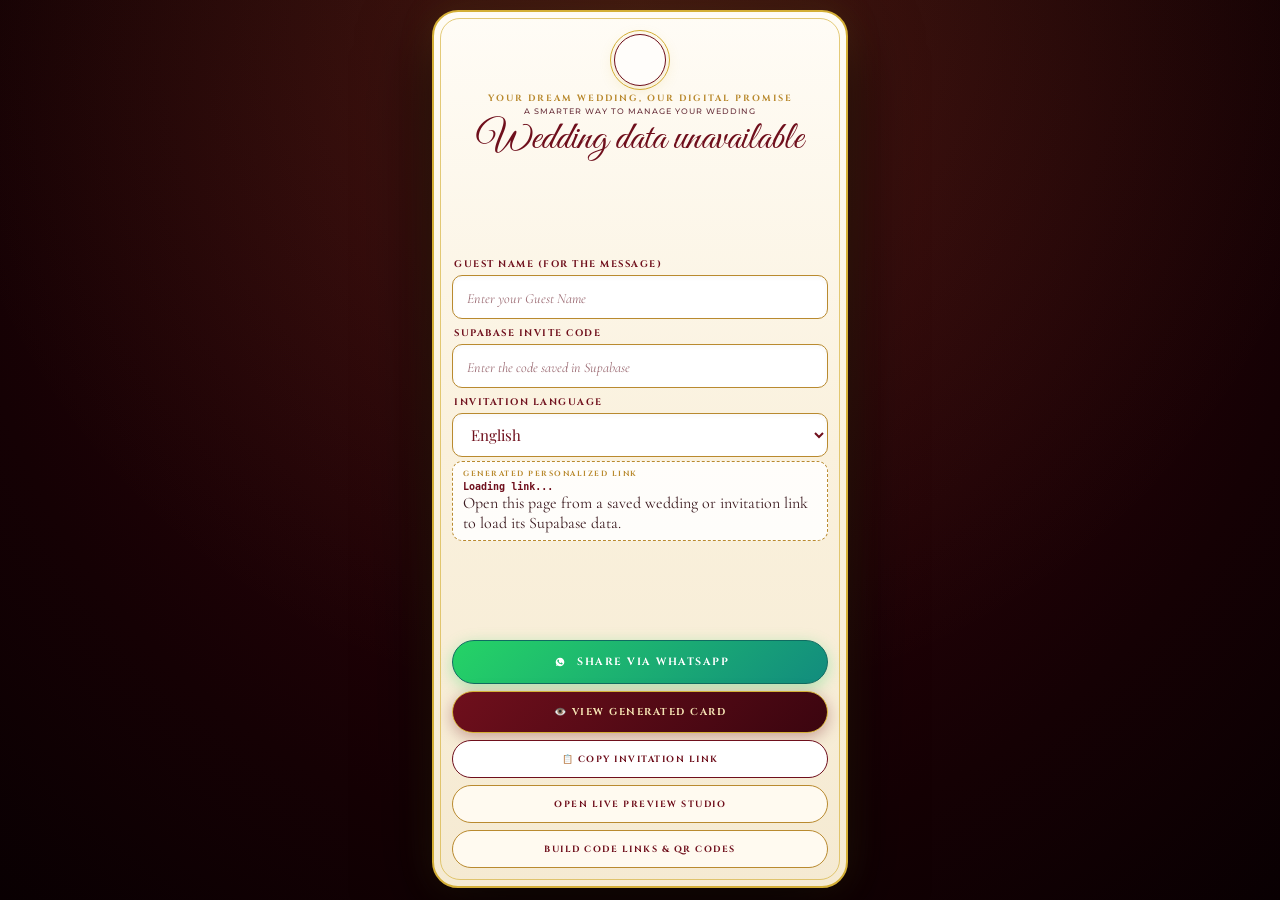
<file: share.html>
<!DOCTYPE html>
<html lang="en">
<head>
  <meta charset="utf-8">
  <meta name="viewport" content="width=device-width, initial-scale=1, maximum-scale=1, user-scalable=no, viewport-fit=cover">
  <meta name="theme-color" content="#32030B">
  <title>Wedding Invitation Concierge</title>

  <link rel="preconnect" href="https://fonts.googleapis.com">
  <link rel="preconnect" href="https://fonts.gstatic.com" crossorigin>
  <link href="https://fonts.googleapis.com/css2?family=Cinzel:wght@600;700;800&family=Cormorant+Garamond:ital,wght@0,500;0,600;0,700;1,500;1,600&family=Great+Vibes&family=Playfair+Display:ital,wght@0,600;0,700;1,600&family=Montserrat:wght@400;500;600&display=swap" rel="stylesheet">

  <style>
    :root {
      --oxblood: #6f0f1c;
      --oxblood-deep: #3b050f;
      --gold-24k: #d4af37;
      --gold-deep: #b98a2f;
      --gold-light: #f7e5b5;
      --paper: #fffcf6;
      --paper-shade: #f5ead2;
      --text: #3b1a1f;
    }

    * {
      box-sizing: border-box;
      -webkit-tap-highlight-color: transparent;
    }

    /* 100dvh Lock: Zero Scroll / No Page Bounce */
    html, body {
      margin: 0;
      padding: 0;
      width: 100vw;
      height: 100vh;
      height: 100dvh;
      overflow: hidden !important;
      position: fixed;
      touch-action: none;
      background: radial-gradient(circle at 50% 20%, #3a040d 0%, #150104 70%, #090002 100%);
      font-family: 'Cormorant Garamond', Georgia, serif;
      color: var(--text);
      display: flex;
      align-items: center;
      justify-content: center;
    }

    body::before {
      content: "";
      position: fixed;
      inset: 0;
      background-image: radial-gradient(circle at 50% 0%, rgba(212, 175, 55, 0.12) 0%, transparent 65%);
      pointer-events: none;
      z-index: 1;
    }

    .app-viewport {
      position: relative;
      z-index: 10;
      width: 100%;
      max-width: 440px;
      height: 100%;
      max-height: 100dvh;
      display: flex;
      align-items: center;
      justify-content: center;
      padding: max(10px, env(safe-area-inset-top)) 12px max(12px, env(safe-area-inset-bottom));
    }

    .share-card {
      position: relative;
      width: 100%;
      height: 100%;
      border-radius: 26px;
      background: linear-gradient(180deg, var(--paper) 0%, #faf1dd 50%, var(--paper-shade) 100%);
      border: 2px solid var(--gold-24k);
      box-shadow: 0 25px 70px rgba(0, 0, 0, 0.75), 0 0 35px rgba(212, 175, 55, 0.15);
      padding: 22px 18px 18px;
      text-align: center;
      display: flex;
      flex-direction: column;
      justify-content: space-between;
    }

    .share-card::before {
      content: "";
      position: absolute;
      inset: 6px;
      border: 1px solid rgba(212, 175, 55, 0.65);
      border-radius: 20px;
      pointer-events: none;
    }

    /* Monogram */
    .crest-badge {
      width: 52px;
      height: 52px;
      margin: 0 auto;
      border: 1.5px solid var(--oxblood);
      border-radius: 50%;
      outline: 1.5px solid var(--gold-24k);
      outline-offset: 3px;
      display: grid;
      place-items: center;
      font-family: 'Cinzel', serif;
      font-size: 19px;
      font-weight: 700;
      color: var(--oxblood);
      background: #fffdfa;
      box-shadow: 0 4px 15px rgba(212, 175, 55, 0.2);
      flex-shrink: 0;
    }

    /* Requested High-End Punch Lines */
    .punchline-top {
      font-family: 'Cinzel', serif;
      font-size: 9px;
      letter-spacing: 2px;
      text-transform: uppercase;
      color: var(--gold-deep);
      font-weight: 700;
      margin-top: 6px;
    }

    .punchline-sub {
      font-family: 'Montserrat', sans-serif;
      font-size: 8px;
      letter-spacing: 1px;
      text-transform: uppercase;
      color: #6a323d;
      margin-top: 2px;
      font-weight: 500;
    }

    .couple-title {
      font-family: 'Great Vibes', cursive;
      font-size: clamp(34px, 8vw, 40px);
      color: var(--oxblood);
      line-height: 1;
      margin: 3px 0 10px;
      flex-shrink: 0;
    }

    /* Field Labels */
    .field-label {
      font-family: 'Cinzel', serif;
      font-size: 9.5px;
      letter-spacing: 1.5px;
      text-transform: uppercase;
      font-weight: 700;
      color: var(--oxblood);
      text-align: left;
      display: block;
      margin: 0 2px 4px;
    }

    .input-royal {
      width: 100%;
      height: 44px;
      border-radius: 10px;
      border: 1.5px solid var(--gold-deep);
      background: #ffffff;
      padding: 0 14px;
      font-family: 'Playfair Display', Georgia, serif;
      font-size: 15px;
      color: var(--oxblood);
      outline: none;
      box-shadow: inset 0 2px 4px rgba(0,0,0,0.03);
      transition: border-color 0.2s, box-shadow 0.2s;
    }
    .input-royal::placeholder {
      font-family: 'Cormorant Garamond', Georgia, serif;
      font-style: italic;
      color: #9c6c74;
      font-size: 14px;
    }
    .input-royal:focus {
      border-color: var(--oxblood);
      box-shadow: 0 0 10px rgba(111, 15, 28, 0.25);
    }

    /* Live Preview Box */
    .preview-box {
      background: rgba(255, 255, 255, 0.85);
      border: 1px dashed var(--gold-deep);
      border-radius: 10px;
      padding: 7px 10px;
      margin: 4px 0 10px;
      text-align: left;
    }
    .preview-title {
      font-family: 'Cinzel', serif;
      font-size: 7.5px;
      letter-spacing: 1.5px;
      text-transform: uppercase;
      color: var(--gold-deep);
      font-weight: 700;
    }
    .preview-url {
      font-family: monospace;
      font-size: 10px;
      color: var(--oxblood);
      word-break: break-all;
      margin-top: 2px;
      display: block;
      font-weight: 600;
      line-height: 1.25;
    }

    /* Buttons */
    .btn-stack {
      display: flex;
      flex-direction: column;
      gap: 7px;
    }

    .btn-share-whatsapp {
      background: linear-gradient(135deg, #25D366, #128C7E);
      color: #ffffff;
      border: 1px solid #0f6c61;
      height: 44px;
      border-radius: 25px;
      font-family: 'Cinzel', serif;
      font-size: 10.5px;
      letter-spacing: 1.5px;
      text-transform: uppercase;
      font-weight: 700;
      display: flex;
      align-items: center;
      justify-content: center;
      gap: 8px;
      cursor: pointer;
      box-shadow: 0 4px 15px rgba(37, 211, 102, 0.35);
      text-decoration: none;
    }
    .btn-share-whatsapp:active { transform: scale(0.97); }

    .btn-view-card {
      background: linear-gradient(135deg, var(--oxblood), var(--oxblood-deep));
      color: var(--gold-light);
      border: 1.5px solid var(--gold-24k);
      height: 42px;
      border-radius: 25px;
      font-family: 'Cinzel', serif;
      font-size: 10px;
      letter-spacing: 1.5px;
      text-transform: uppercase;
      font-weight: 700;
      display: flex;
      align-items: center;
      justify-content: center;
      gap: 8px;
      cursor: pointer;
      box-shadow: 0 4px 15px rgba(111, 15, 28, 0.35);
      text-decoration: none;
    }
    .btn-view-card:active { transform: scale(0.97); }

    .btn-copy {
      background: #ffffff;
      color: var(--oxblood);
      border: 1.2px solid var(--oxblood);
      height: 38px;
      border-radius: 25px;
      font-family: 'Cinzel', serif;
      font-size: 9px;
      letter-spacing: 1.5px;
      text-transform: uppercase;
      font-weight: 700;
      display: flex;
      align-items: center;
      justify-content: center;
      gap: 6px;
      cursor: pointer;
    }

    .btn-studio {
      background: #fffaf0;
      color: var(--oxblood);
      border: 1.2px solid var(--gold-deep);
      min-height: 38px;
      border-radius: 25px;
      font-family: 'Cinzel', serif;
      font-size: 9px;
      letter-spacing: 1.5px;
      text-transform: uppercase;
      font-weight: 700;
      display: flex;
      align-items: center;
      justify-content: center;
      text-decoration: none;
    }

    .btn-guests {
      background: #fffaf0;
      color: var(--oxblood);
      border: 1.2px solid var(--gold-deep);
      min-height: 38px;
      border-radius: 25px;
      font-family: 'Cinzel', serif;
      font-size: 9px;
      letter-spacing: 1.5px;
      text-transform: uppercase;
      font-weight: 700;
      display: flex;
      align-items: center;
      justify-content: center;
      text-decoration: none;
    }

    #toast {
      position: fixed;
      bottom: 20px;
      left: 50%;
      transform: translateX(-50%) translateY(30px);
      background: var(--oxblood-deep);
      color: var(--gold-light);
      border: 1px solid var(--gold-24k);
      padding: 8px 18px;
      border-radius: 25px;
      font-size: 11px;
      font-family: 'Cinzel', serif;
      letter-spacing: 1px;
      opacity: 0;
      pointer-events: none;
      transition: all 0.3s ease;
      z-index: 999;
      box-shadow: 0 8px 20px rgba(0,0,0,0.4);
    }
    #toast.show {
      opacity: 1;
      transform: translateX(-50%) translateY(0);
    }

    @media (max-height: 760px) {
      .share-card {
        justify-content: flex-start;
        gap: 10px;
        overflow-y: auto;
        overscroll-behavior: contain;
        scrollbar-width: thin;
      }
      .share-card > div { flex-shrink: 0; }
    }
  </style>
</head>
<body>

  <div class="app-viewport">
    <div class="share-card">
      
      <!-- Top Crest & High-End Punchline -->
      <div>
        <div class="crest-badge" id="coupleInitials">...</div>
        <div class="punchline-top">Your Dream Wedding, Our Digital Promise</div>
        <div class="punchline-sub">A smarter way to manage your wedding</div>
        <div class="couple-title" id="coupleNames">Loading invitation...</div>
      </div>

      <!-- Input Form -->
      <div>
        <label class="field-label" for="guestNameInput">Guest Name (for the message)</label>
        <input type="text" id="guestNameInput" class="input-royal" placeholder="Enter your Guest Name" maxlength="100" autocomplete="off">

        <div style="margin-top: 8px;">
          <label class="field-label" for="guestInviteCode">Supabase Invite Code</label>
          <input type="text" id="guestInviteCode" class="input-royal" placeholder="Enter the code saved in Supabase" maxlength="120" autocomplete="off">
        </div>

        <div style="margin-top: 8px;">
          <label class="field-label" for="guestLanguage">Invitation Language</label>
          <select id="guestLanguage" class="input-royal">
            <option value="en">English</option><option value="bn">বাংলা</option>
            <option value="hi">हिन्दी</option><option value="ur">اردو</option>
          </select>
        </div>

        <!-- Dynamic Live URL Preview -->
        <div class="preview-box">
          <div class="preview-title">Generated Personalized Link</div>
          <span class="preview-url" id="liveUrlPreview">Loading link...</span>
          <div id="shareStatus" role="status" aria-live="polite"></div>
        </div>
      </div>

      <!-- Action Buttons -->
      <div class="btn-stack">
        <a href="#" id="btnWhatsApp" target="_blank" class="btn-share-whatsapp">
          <svg width="18" height="18" fill="currentColor" viewBox="0 0 24 24"><path d="M12.031 6.172c-3.181 0-5.767 2.586-5.768 5.766-.001 1.298.38 2.27 1.019 3.287l-.582 2.128 2.182-.573c.978.58 1.911.928 3.145.929 3.178 0 5.767-2.587 5.768-5.766 0-3.187-2.59-5.771-5.764-5.771zm3.392 8.244c-.144.405-.837.774-1.17.824-.312.045-.698.056-2.127-.534-1.745-.722-2.884-2.499-2.971-2.616-.087-.116-.708-.94-.708-1.792s.448-1.27.607-1.444c.159-.175.348-.218.463-.218l.333.006c.108 0 .252-.041.393.299.144.348.491 1.2.534 1.288.043.087.072.188.014.304-.058.116-.087.188-.173.289l-.26.304c-.087.087-.178.182-.077.355.101.174.449.741.964 1.2.662.591 1.221.774 1.394.861.174.086.275.073.376-.044.101-.116.433-.506.549-.68.116-.174.231-.145.39-.087s1.011.477 1.184.564.289.13.332.203c.044.073.044.419-.1.824z"/></svg>
          <span>Share via WhatsApp</span>
        </a>

        <a href="#" id="btnViewCard" target="_blank" class="btn-view-card">
          <span>👁️ View Generated Card</span>
        </a>

        <button class="btn-copy" id="btnCopy" type="button">
          <span>📋 Copy Invitation Link</span>
        </button>
        <a class="btn-studio" id="btnStudio" href="#">Open Live Preview Studio</a>
        <a class="btn-guests" id="btnGuestList" href="#">Build Code Links &amp; QR Codes</a>
      </div>

    </div>
  </div>

  <div id="toast">Link Copied Successfully!</div>

  <script type="module">
    import { fetchInvitationByCode, fetchWeddingById } from './api.js';

    const STORAGE_KEY = 'mcard-last-wedding-id';

    // 1. DYNAMIC BASE URL EXTRACTION (PRESERVES SUBFOLDERS / REPO PATHS)
    const currentLoc = window.location;
    const currentParams = new URLSearchParams(currentLoc.search);

    // Extract slug
    let rawSlug = currentParams.get('w') || currentParams.get('id') || localStorage.getItem(STORAGE_KEY) || '';
    rawSlug = rawSlug.replace(/\/share(\.html)?\/?$/, '').trim();
    if (rawSlug) {
      localStorage.setItem(STORAGE_KEY, rawSlug);
    }

    // Dynamically calculate the base directory path (e.g. /invite/ShadiCard-Project/)
    let basePath = currentLoc.pathname;
    if (basePath.endsWith('share.html')) {
      basePath = basePath.slice(0, -10); // Strip 'share.html'
    } else if (basePath.endsWith('/share')) {
      basePath = basePath.slice(0, -6) + '/'; // Strip '/share'
    }
    if (!basePath.endsWith('/')) {
      basePath += '/';
    }

    // Fully qualified base destination for the main card (e.g., https://mozasoft55.github.io/invite/ShadiCard-Project/)
    const cardBaseRoot = `${currentLoc.origin}${basePath}`;

    // DOM ELEMENTS
    const guestInput = document.getElementById('guestNameInput');
    const inviteCodeInput = document.getElementById('guestInviteCode');
    const languageInput = document.getElementById('guestLanguage');
    languageInput.value = ['en', 'bn', 'hi', 'ur'].includes(currentParams.get('lang')) ? currentParams.get('lang') : 'en';
    const previewDisplay = document.getElementById('liveUrlPreview');
    const shareStatus = document.getElementById('shareStatus');
    const btnWhatsApp = document.getElementById('btnWhatsApp');
    const btnViewCard = document.getElementById('btnViewCard');
    const btnCopy = document.getElementById('btnCopy');
    const btnStudio = document.getElementById('btnStudio');
    const btnGuestList = document.getElementById('btnGuestList');
    const toast = document.getElementById('toast');

    let weddingRecord = null;
    // 2. FETCH WEDDING DATA FROM SUPABASE
    async function initWeddingData() {
      try {
        if (!rawSlug) {
          const inviteCode = (currentParams.get('code') || '').trim();
          if (!inviteCode) throw new Error('Open this page from a saved wedding or invitation link to load its Supabase data.');
          const invite = await fetchInvitationByCode(inviteCode);
          weddingRecord = invite.wedding;
        } else {
          const data = await fetchWeddingById(rawSlug);
          weddingRecord = data.wedding;
          localStorage.setItem(STORAGE_KEY, rawSlug);
        }

        if (!weddingRecord) throw new Error('Supabase did not return wedding data for this link.');

        const b = String(weddingRecord.bride_name || '').trim();
        const g = String(weddingRecord.groom_name || '').trim();
        document.getElementById('coupleNames').textContent = [b, g].filter(Boolean).join(' & ') || 'Wedding details unavailable';
        document.getElementById('coupleInitials').textContent = `${b[0] || ''}${g[0] || ''}`.toUpperCase();
        shareStatus.textContent = '';
      } catch (err) {
        console.error('Wedding data loading error:', err);
        weddingRecord = null;
        document.getElementById('coupleNames').textContent = 'Wedding data unavailable';
        document.getElementById('coupleInitials').textContent = '';
        shareStatus.textContent = err.message || 'Could not load wedding data from Supabase.';
      }
      refreshState();
    }

    // 3. COMPOSE 100% ACCURATE PERSONALIZED URL
    function buildTargetCardUrl() {
      const guestName = guestInput.value.trim() || 'Guest';
      const destUrl = new URL(cardBaseRoot);
      const inviteCode = inviteCodeInput.value.trim();
      if (inviteCode) destUrl.searchParams.set('code', inviteCode);
      destUrl.searchParams.set('lang', languageInput.value);
      return {
        url: destUrl.toString().replace(/%20/g, '+'),
        guestName
      };
    }

    // 4. WHATSAPP INVITATION MESSAGE BUILDER
    function buildWhatsAppCopy(meta) {
      const b = weddingRecord?.bride_name || '';
      const g = weddingRecord?.groom_name || '';

      if (weddingRecord?.share_message && weddingRecord.share_message.trim()) {
        return weddingRecord.share_message
          .replace(/{guest}/gi, meta.guestName)
          .replace(/{link}/gi, meta.url)
          .replace(/{bride}/gi, b)
          .replace(/{groom}/gi, g);
      }

      const messages = {
        bn: `প্রিয় ${meta.guestName},\n\n${b} ও ${g}-এর বিবাহ অনুষ্ঠানে আপনাকে সাদর আমন্ত্রণ জানাই।\n\nআপনার ব্যক্তিগত আমন্ত্রণপত্র:\n${meta.url}\n\nআপনার উপস্থিতি আমাদের আনন্দিত করবে।`,
        hi: `प्रिय ${meta.guestName},\n\n${b} एवं ${g} के विवाह समारोह में आपको सादर आमंत्रित करते हैं।\n\nआपका व्यक्तिगत निमंत्रण:\n${meta.url}\n\nआपकी उपस्थिति हमारे लिए खुशी की बात होगी।`,
        ur: `محترم ${meta.guestName}،\n\n${b} اور ${g} کی شادی میں آپ کو شرکت کی دعوت ہے۔\n\nآپ کا خصوصی دعوت نامہ:\n${meta.url}\n\nآپ کی شرکت ہمارے لیے باعثِ مسرت ہوگی۔`
      };
      if (messages[languageInput.value]) return messages[languageInput.value];

      return `Dear *${meta.guestName}*,\n\nWe are delighted to invite you to celebrate the wedding ceremony of *${b} & ${g}*.\n\nPlease open your personalized digital invitation card below:\n${meta.url}\n\nYour presence will make this celebration truly memorable.\n\nWarm regards,\nFamily & Friends`;
    }

    // 5. REACTIVE STATE SYNC
    function refreshState() {
      if (!weddingRecord || !rawSlug) return;
      const studioUrl = new URL('studio.html', cardBaseRoot);
      studioUrl.searchParams.set('w', rawSlug);
      studioUrl.searchParams.set('lang', languageInput.value);
      btnStudio.href = studioUrl.toString();

      const guestListUrl = new URL('guest-list.html', cardBaseRoot);
      guestListUrl.searchParams.set('w', rawSlug);
      guestListUrl.searchParams.set('lang', languageInput.value);
      btnGuestList.href = guestListUrl.toString();

      if (!inviteCodeInput.value.trim()) {
        previewDisplay.textContent = 'Enter the invite code saved in Supabase.';
        btnViewCard.href = '#';
        btnWhatsApp.href = '#';
        return;
      }

      const meta = buildTargetCardUrl();
      previewDisplay.textContent = meta.url;
      btnViewCard.href = meta.url;
      const waText = buildWhatsAppCopy(meta);
      btnWhatsApp.href = `https://api.whatsapp.com/send?text=${encodeURIComponent(waText)}`;
    }

    // 6. EVENT BINDINGS
    guestInput.addEventListener('input', refreshState);
    inviteCodeInput.addEventListener('input', refreshState);
    languageInput.addEventListener('change', refreshState);
    btnWhatsApp.addEventListener('click', event => {
      if (!weddingRecord || !inviteCodeInput.value.trim()) event.preventDefault();
    });
    btnViewCard.addEventListener('click', event => {
      if (!weddingRecord || !inviteCodeInput.value.trim()) event.preventDefault();
    });

    btnCopy.addEventListener('click', async () => {
      if (!weddingRecord || !rawSlug || !inviteCodeInput.value.trim()) {
        showToast('Enter the invite code already saved in Supabase.');
        return;
      }
      const meta = buildTargetCardUrl();
      try {
        await navigator.clipboard.writeText(meta.url);
        showToast("Link Copied Successfully!");
      } catch {
        showToast("Copy failed, please copy manually");
      }
    });

    function showToast(msg) {
      toast.textContent = msg;
      toast.classList.add('show');
      setTimeout(() => toast.classList.remove('show'), 2500);
    }

    initWeddingData();
  </script>
</body>
</html>
</file>
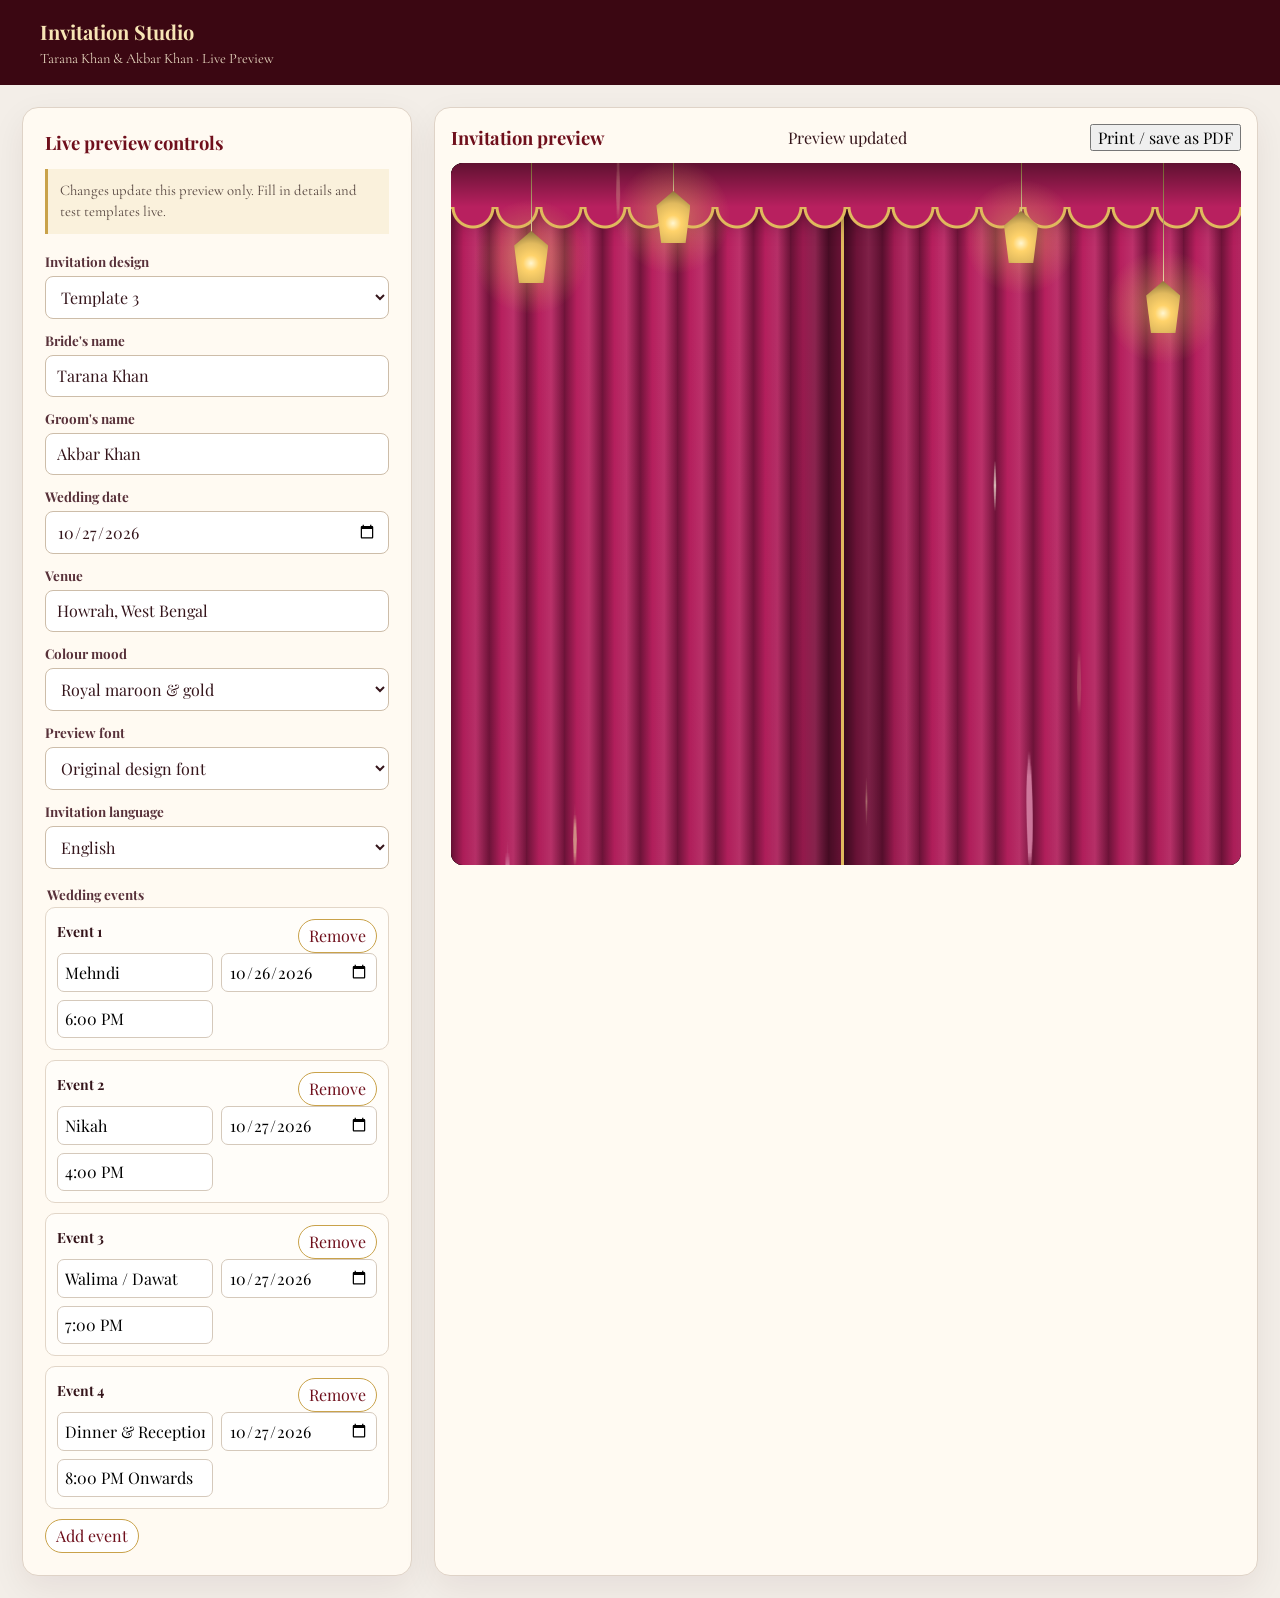
<file: studio.html>
<!doctype html>
<html lang="en">
<head>
  <meta charset="utf-8">
  <meta name="viewport" content="width=device-width, initial-scale=1">
  <meta name="theme-color" content="#3b0712">
  <title>Invitation Studio</title>
  <link rel="preconnect" href="https://fonts.googleapis.com">
  <link rel="preconnect" href="https://fonts.gstatic.com" crossorigin>
  <link href="https://fonts.googleapis.com/css2?family=Cormorant+Garamond:wght@500;600;700&family=Playfair+Display:wght@500;600;700&display=swap" rel="stylesheet">
  <style>
    :root {
      color-scheme: light;
      --ink: #35151b;
      --wine: #6f0f1c;
      --gold: #c9a24a;
      --paper: #fffaf2;
      --muted: #76666a;
      font-family: "Playfair Display", Georgia, serif;
    }

    * { box-sizing: border-box; }
    body { margin: 0; min-width: 320px; color: var(--ink); background: #f3eee8; }
    button, input, select { font: inherit; }
    .topbar { padding: 18px clamp(16px, 4vw, 40px); background: #3b0712; color: #f7e5b5; }
    .topbar a { color: inherit; text-decoration: none; }
    .topbar h1 { margin: 0; font-size: 1.25rem; }
    .topbar p { margin: 5px 0 0; color: #e5d4bd; font: 0.9rem "Cormorant Garamond", Georgia, serif; }
    .layout { display: grid; grid-template-columns: minmax(280px, 390px) minmax(0, 1fr); gap: 22px; max-width: 1440px; margin: 0 auto; padding: 22px; }
    .panel, .preview-panel { min-width: 0; border: 1px solid #dfd3c7; border-radius: 16px; background: var(--paper); box-shadow: 0 12px 34px #35151b12; }
    .panel { padding: 22px; }
    .panel h2, .preview-panel h2 { margin: 0 0 14px; color: var(--wine); font-size: 1.15rem; }
    .notice { margin: 0 0 18px; padding: 11px 12px; border-left: 3px solid var(--gold); background: #faf1dc; color: #55453f; font: 0.92rem/1.45 "Cormorant Garamond", Georgia, serif; }
    .field { display: grid; gap: 6px; margin: 12px 0; }
    .field label, legend { color: #58313a; font-size: 0.84rem; font-weight: 700; }
    .field input, .field select { width: 100%; min-height: 42px; padding: 9px 11px; border: 1px solid #cdbda9; border-radius: 8px; background: white; color: var(--ink); }
    .field input:focus, .field select:focus, button:focus-visible, a:focus-visible { outline: 3px solid #d5b464; outline-offset: 2px; }
    fieldset { margin: 16px 0 0; padding: 0; border: 0; }
    legend { margin-bottom: 4px; }
    .events { display: grid; gap: 10px; }
    .event-editor { padding: 11px; border: 1px solid #e2d6c8; border-radius: 10px; background: #fffdf9; }
    .event-editor h3 { margin: 0 0 8px; font-size: 0.88rem; }
    .event-editor-head { display:flex; align-items:center; justify-content:space-between; gap:8px; }
    .event-editor-head button, #add-event { min-height:34px; padding:5px 10px; border:1px solid var(--gold); border-radius:999px; background:white; color:var(--wine); cursor:pointer; }
    .event-grid { display: grid; grid-template-columns: 1fr 1fr; gap: 8px; }
    .event-grid input { min-width: 0; min-height: 38px; padding: 7px; border: 1px solid #d5c9bb; border-radius: 7px; }
    .toolbar { display: flex; flex-wrap: wrap; gap: 10px; align-items: center; justify-content: space-between; margin-bottom: 12px; }
    .toolbar h2 { margin: 0; }
    .preview-frame { display: block; width: 100%; height: min(78vh, 850px); min-height: 520px; border: 0; border-radius: 12px; background: #17050a; overscroll-behavior: contain; }
    @media (max-width: 850px) {
      .layout { grid-template-columns: minmax(0, 1fr); padding: 14px; }
      .preview-frame { height: 72vh; min-height: 520px; }
    }
  </style>
</head>
<body>
  <header class="topbar">
    <a id="back-link" href="share.html"><h1>Invitation Studio</h1></a>
    <p id="couple-heading">Make a temporary live preview of your invitation</p>
  </header>
  <main class="layout">
    <section class="panel" aria-labelledby="editor-heading">
      <h2 id="editor-heading">Live preview controls</h2>
      <p class="notice">Changes update this preview only. Fill in details and test templates live.</p>
      
      <div class="field">
        <label for="template">Invitation design</label>
        <select id="template">
          <option value="template-01">Template 1</option><option value="template-02">Template 2</option>
          <option value="template-03">Template 3</option><option value="template-04">Template 4</option>
          <option value="template-05">Template 5</option><option value="template-06">Template 6</option>
          <option value="template-07">Template 7</option><option value="template-08">Template 8</option>
          <option value="template-09">Template 9</option><option value="template-10">Template 10</option>
        </select>
      </div>
      <div class="field"><label for="bride">Bride's name</label><input id="bride" maxlength="100" autocomplete="off"></div>
      <div class="field"><label for="groom">Groom's name</label><input id="groom" maxlength="100" autocomplete="off"></div>
      <div class="field"><label for="date">Wedding date</label><input id="date" type="date"></div>
      <div class="field"><label for="venue">Venue</label><input id="venue" maxlength="180" autocomplete="off"></div>
      
      <div class="field">
        <label for="palette">Colour mood</label>
        <select id="palette">
          <option value="royal">Royal maroon & gold</option><option value="emerald">Emerald & gold</option>
          <option value="navy">Navy & gold</option><option value="rose">Rose & gold</option>
        </select>
      </div>
      <div class="field">
        <label for="font">Preview font</label>
        <select id="font">
          <option value="inherit">Original design font</option>
          <option value="Georgia, serif">Georgia</option>
          <option value="'Cormorant Garamond', Georgia, serif">Cormorant Garamond</option>
          <option value="'Playfair Display', Georgia, serif">Playfair Display</option>
        </select>
      </div>
      <div class="field">
        <label for="language">Invitation language</label>
        <select id="language">
          <option value="en">English</option><option value="bn">বাংলা</option>
          <option value="hi">हिन्दी</option><option value="ur">اردو</option>
        </select>
      </div>
      <fieldset>
        <legend>Wedding events</legend>
        <div class="events" id="events"></div>
        <button id="add-event" type="button" style="margin-top:10px;">Add event</button>
      </fieldset>
    </section>

    <section class="preview-panel" aria-labelledby="preview-heading" style="padding:16px">
      <div class="toolbar">
        <h2 id="preview-heading">Invitation preview</h2>
        <span id="preview-status" role="status">Ready</span>
        <button id="print-preview" type="button">Print / save as PDF</button>
      </div>
      <iframe class="preview-frame" id="preview" title="Live invitation preview"></iframe>
    </section>
  </main>

  <script>
    window.addEventListener('DOMContentLoaded', () => {
      // Elements
      const fields = {
        template: document.getElementById('template'),
        bride: document.getElementById('bride'),
        groom: document.getElementById('groom'),
        date: document.getElementById('date'),
        venue: document.getElementById('venue'),
        palette: document.getElementById('palette'),
        font: document.getElementById('font'),
        language: document.getElementById('language')
      };
      const eventRoot = document.getElementById('events');
      const frame = document.getElementById('preview');
      const status = document.getElementById('preview-status');
      const coupleHeading = document.getElementById('couple-heading');

      document.getElementById('print-preview').addEventListener('click', () => {
        window.print();
      });

      const paletteValues = {
        royal: { hue: 0, colors: { primary: '#7a1426', primary_dark: '#3f0713', accent: '#b98a2f', paper_top: '#FFFDF8', paper_bottom: '#F2DFBF', text: '#3b1a1f' } },
        emerald: { hue: 112, colors: { primary: '#0f4d3a', primary_dark: '#052b20', accent: '#b98a2f', paper_top: '#FBFFF9', paper_bottom: '#E4EFD9', text: '#14291f' } },
        navy: { hue: 218, colors: { primary: '#1b2f5e', primary_dark: '#0a1633', accent: '#b98a2f', paper_top: '#FCFDFF', paper_bottom: '#E3E8F2', text: '#16203a' } },
        rose: { hue: 328, colors: { primary: '#9c2f55', primary_dark: '#55132d', accent: '#b98a2f', paper_top: '#FFFBFC', paper_bottom: '#F5DDE3', text: '#3a1824' } }
      };

      let events = [
        { event_name: 'Haldi', event_date: '2026-12-04', event_time: '11:00 AM', venue: 'Royal Palace Banquet', image_url: './assets/haldi.jpg' },
        { event_name: 'Mehendi', event_date: '2026-12-04', event_time: '4:00 PM', venue: 'Royal Palace Banquet', image_url: './assets/mehendi.jpg' },
        { event_name: 'Sangeet', event_date: '2026-12-04', event_time: '7:30 PM', venue: 'Royal Palace Banquet', image_url: './assets/sangeet.jpg' },
        { event_name: 'Baarat', event_date: '2026-12-05', event_time: '4:00 PM', venue: 'Royal Palace Banquet', image_url: './assets/baraat.jpg' },
        { event_name: 'Jaimala', event_date: '2026-12-05', event_time: '7:00 PM', venue: 'Royal Palace Banquet', image_url: './assets/jaimala.jpg' },
        { event_name: 'Phere', event_date: '2026-12-05', event_time: '9:00 PM', venue: 'Royal Palace Banquet', image_url: './assets/phere.jpg' },
        { event_name: 'Reception', event_date: '2026-12-06', event_time: '7:30 PM', venue: 'Royal Palace Banquet', image_url: './assets/reception.jpg' }
      ];

      function renderEventEditors() {
        eventRoot.innerHTML = '';
        events.forEach((event, index) => {
          const card = document.createElement('div');
          card.className = 'event-editor';
          card.innerHTML = `
            <div class="event-editor-head">
              <h3>Event ${index + 1}</h3>
              <button type="button" data-del="${index}">Remove</button>
            </div>
            <div class="event-grid">
              <input type="text" placeholder="Event name" value="${event.event_name || ''}" data-key="event_name" data-idx="${index}">
              <input type="date" value="${event.event_date || ''}" data-key="event_date" data-idx="${index}">
              <input type="text" placeholder="Time" value="${event.event_time || ''}" data-key="event_time" data-idx="${index}">
            </div>
          `;
          eventRoot.appendChild(card);
        });

        eventRoot.querySelectorAll('button[data-del]').forEach(btn => {
          btn.addEventListener('click', (e) => {
            events.splice(Number(e.target.dataset.del), 1);
            renderEventEditors();
            renderPreview();
          });
        });

        eventRoot.querySelectorAll('input').forEach(input => {
          input.addEventListener('input', (e) => {
            const idx = Number(e.target.dataset.idx);
            const key = e.target.dataset.key;
            events[idx][key] = e.target.value;
            renderPreview();
          });
        });
      }

      function buildData() {
        const pal = paletteValues[fields.palette.value] || paletteValues.royal;
        const b = fields.bride.value.trim() || 'Bride Name';
        const g = fields.groom.value.trim() || 'Groom Name';
        const d = fields.date.value || '2026-10-27';
        const v = fields.venue.value.trim() || 'Grand Heritage Palace';

        return {
          guest: { name: 'Respected Guest & Family', with_family: true, persons: 2 },
          wedding: {
            bride_name: b,
            groom_name: g,
            date: d,
            time: '7:00 PM',
            venue: v,
            address: v,
            rsvp_number: '9876543210',
            template_id: fields.template.value,
            theme_colors: pal.colors
          },
          events: events.map(ev => ({
            ...ev,
            event_date: ev.event_date || d,
            venue: ev.venue || v
          }))
        };
      }

      async function renderPreview() {
        status.textContent = 'Updating…';
        const b = fields.bride.value.trim();
        const g = fields.groom.value.trim();
        coupleHeading.textContent = (b || g) ? `${b || 'Bride'} & ${g || 'Groom'} · Live Preview` : 'Make a temporary live preview of your invitation';

        const data = buildData();
        const tName = fields.template.value;

        try {
          // Dynamic import of template js with resilient path resolution and cache-busting
          const cacheBust = `?t=${Date.now()}`;
          let mod;
          try {
            mod = await import(`./templates/${tName}.js${cacheBust}`);
          } catch (e1) {
            try {
              mod = await import(`../templates/${tName}.js${cacheBust}`);
            } catch (e2) {
              console.warn('Template module load warning:', e1, e2);
              throw e1;
            }
          }
          const fn = mod.default || mod;
          const html = fn(data);

          const pal = paletteValues[fields.palette.value] || paletteValues.royal;
          const font = fields.font.value === 'inherit' ? '' : `font-family:${fields.font.value} !important;`;
          const hue = tName === 'template-02' ? 0 : pal.hue;
          const dir = fields.language.value === 'ur' ? 'rtl' : 'ltr';

          frame.srcdoc = `<!doctype html>
          <html lang="${fields.language.value}" dir="${dir}">
          <head>
            <meta charset="utf-8">
            <meta name="viewport" content="width=device-width,initial-scale=1">
            <style>
              html{margin:0;padding:0;width:100%;min-height:100%;overflow-x:hidden;overflow-y:auto;overscroll-behavior:contain;background:#16050a}
              body{margin:0;padding:0;width:100%;min-height:100%;overflow:visible;overscroll-behavior:contain;background:#16050a}
              .studio-preview{position:relative;width:100%;min-height:100vh;filter:hue-rotate(${hue}deg);direction:${dir}}
              .studio-preview *{${font}}
            </style>
          </head>
          <body>
            <div class="studio-preview">${html}</div>
          </body>
          </html>`;

          const mountFrame = () => {
            try {
              const doc = frame.contentDocument || frame.contentWindow?.document;
              if (doc && typeof mod.mount === 'function') {
                const target = doc.querySelector('.studio-preview') || doc.body;
                mod.mount(target, data);
              }
            } catch (err) {
              console.warn('Studio mount error:', err);
            }
          };
          frame.onload = mountFrame;
          setTimeout(mountFrame, 120);

          status.textContent = 'Preview updated';
        } catch (err) {
          console.warn('Template module load warning:', err);
          status.textContent = 'Template file load error';
          // Clean fallback in case file is missing
          frame.srcdoc = `<!doctype html><html><body style="margin:0;background:#1e050b;color:#f5e2b8;display:flex;flex-direction:column;align-items:center;justify-content:center;height:100vh;font-family:Georgia,serif;padding:24px;text-align:center;">
            <div style="border:1px solid #c9a24a;border-radius:14px;padding:28px;max-width:440px;background:#2b0710;">
              <h2 style="margin:0 0 10px;color:#e8c56d;">${data.wedding.bride_name} & ${data.wedding.groom_name}</h2>
              <p style="font-size:14px;margin:6px 0;">Date: ${data.wedding.date}</p>
              <p style="font-size:14px;margin:6px 0;">Venue: ${data.wedding.venue}</p>
              <div style="margin-top:16px;padding-top:12px;border-top:1px dashed #c9a24a88;font-size:12px;opacity:0.8;">
                (Note: <code>templates/${tName}.js</code> could not be found locally, showing core details)
              </div>
            </div>
          </body></html>`;
        }
      }

      // Input listeners
      [fields.bride, fields.groom, fields.date, fields.venue].forEach(el => el.addEventListener('input', renderPreview));
      [fields.palette, fields.font, fields.language].forEach(el => el.addEventListener('change', renderPreview));

      // Supported templates
      const validTemplates = [
        'template-01', 'template-02', 'template-03', 'template-04', 'template-05',
        'template-06', 'template-07', 'template-08', 'template-09', 'template-10'
      ];

      // Route detection: URL hash (#template-03) or query param (?template=template-03)
      function resolveInitialTemplate() {
        const rawHash = (window.location.hash || '').replace(/^[#/]+/, '').trim();
        if (rawHash && validTemplates.includes(rawHash)) return rawHash;

        const urlParams = new URLSearchParams(window.location.search);
        const paramT = urlParams.get('template');
        if (paramT && validTemplates.includes(paramT)) return paramT;

        // Default to template-03 so visiting studio.html# opens the redesigned template immediately
        return 'template-03';
      }

      const initialTemplate = resolveInitialTemplate();
      fields.template.value = initialTemplate;
      if (window.location.hash !== `#${initialTemplate}`) {
        history.replaceState(null, '', `#${initialTemplate}`);
      }

      // Sync dropdown change to URL hash
      fields.template.addEventListener('change', () => {
        if (window.location.hash !== `#${fields.template.value}`) {
          window.location.hash = fields.template.value;
        }
        renderPreview();
      });

      // Sync hashchange to dropdown and preview
      window.addEventListener('hashchange', () => {
        const h = (window.location.hash || '').replace(/^[#/]+/, '').trim();
        if (validTemplates.includes(h) && fields.template.value !== h) {
          fields.template.value = h;
          renderPreview();
        }
      });

      document.getElementById('add-event').addEventListener('click', () => {
        events.push({ event_name: '', event_date: fields.date.value || '', event_time: '' });
        renderEventEditors();
        renderPreview();
      });

      // Default Showcase Data
      if (initialTemplate === 'template-03') {
        fields.bride.value = 'Tarana Khan';
        fields.groom.value = 'Akbar Khan';
        fields.date.value = '2026-10-27';
        fields.venue.value = 'Howrah, West Bengal';
        events = [
          { event_name: 'Mehndi', event_date: '2026-10-26', event_time: '6:00 PM', venue: 'Howrah, West Bengal' },
          { event_name: 'Nikah', event_date: '2026-10-27', event_time: '4:00 PM', venue: 'Howrah, West Bengal' },
          { event_name: 'Walima / Dawat', event_date: '2026-10-27', event_time: '7:00 PM', venue: 'Howrah, West Bengal' },
          { event_name: 'Dinner & Reception', event_date: '2026-10-27', event_time: '8:00 PM Onwards', venue: 'Howrah, West Bengal' }
        ];
      } else {
        fields.bride.value = 'Aisha';
        fields.groom.value = 'Rahman';
        fields.date.value = '2026-10-27';
        fields.venue.value = 'Grand Royal Palace, Howrah';
      }
      fields.palette.value = 'royal';
      fields.language.value = 'en';

      renderEventEditors();
      renderPreview();
    });
  </script>
</body>
</html>
</file>
<file: dashboard/style.css>
:root{--wine:#6e1429;--deep:#200810;--gold:#c79b51;--cream:#fffaf1;--ink:#34262a;--muted:#766b6d;--line:#e9dfd2;
  --c-attending:#245a43;--c-maybe:#c08a2e;--c-declined:#9c2435;--c-seen:#4f6b9a;--c-not_opened:#a99c8f;
  font-family:"Cormorant Garamond",Georgia,serif;font-size:18px}
*{box-sizing:border-box}
body{margin:0;min-height:100vh;background:#f6f0e8;color:var(--ink)}
button,input,select{font:inherit}
.sr-only{position:absolute;width:1px;height:1px;overflow:hidden;clip:rect(0 0 0 0);white-space:nowrap}
.topbar{height:72px;padding:0 clamp(18px,5vw,70px);display:flex;justify-content:space-between;align-items:center;background:var(--deep);color:#fff7e9}
.brand{display:flex;align-items:center;gap:10px;text-decoration:none;color:inherit;font:600 16px "Playfair Display",serif}
.brand span{color:var(--gold);font-size:24px}
.private-label{font:12px Arial,sans-serif;color:#dac797}
.dashboard{max-width:1180px;padding:28px 20px 64px;margin:auto}
.welcome{padding:30px clamp(20px,4vw,42px);border:1px solid #c9a968;border-radius:14px;color:#fff8ec;background:linear-gradient(125deg,#441321,#240912);display:flex;align-items:center;justify-content:space-between;gap:20px;box-shadow:0 12px 36px #32121c28}
.welcome h1{font:500 clamp(29px,4vw,44px) "Playfair Display",Georgia,serif;margin:0 0 8px}
.welcome p:not(.eyebrow){margin:0;color:#e4d3c8}
.eyebrow{margin:0 0 9px;color:#a18149;font:10px Arial,sans-serif;letter-spacing:.18em;text-transform:uppercase}
.welcome .eyebrow{color:#d9b970}
.summary-grid{display:grid;grid-template-columns:repeat(3,minmax(0,1fr));gap:12px;margin:20px 0 10px}
.metric{display:grid;gap:6px;padding:16px 18px;border:1px solid var(--line);border-radius:10px;background:#fffdf9;min-width:0}
.metric small{color:var(--muted);font:10px Arial,sans-serif;text-transform:uppercase;letter-spacing:.12em}
.metric strong{color:#4c2030;font:600 19px "Playfair Display",Georgia,serif;overflow-wrap:anywhere}
.metric.highlight{border-color:#c8a25e;background:#fbf1df}
.financial-note,.helper{color:var(--muted);font:13px/1.5 Arial,sans-serif}
.helper{margin:6px 0}
.muted{color:var(--muted)}
.panel{margin-top:22px;padding:clamp(18px,3vw,30px);border:1px solid #e2d8cc;border-radius:13px;background:var(--cream);box-shadow:0 5px 20px #30111b0a}
.panel-head{display:flex;justify-content:space-between;align-items:flex-start;gap:16px;margin-bottom:19px}
.panel h2{margin:0;color:#4e2030;font:600 25px "Playfair Display",Georgia,serif}
.head-actions{display:flex;align-items:center;gap:8px;flex-wrap:wrap;justify-content:flex-end}

/* buttons */
.button{display:inline-flex;align-items:center;justify-content:center;min-height:42px;padding:0 17px;border-radius:999px;text-decoration:none;border:1px solid transparent;cursor:pointer;font:600 13px Arial,sans-serif}
.button-primary{background:var(--wine);color:#fff8ed}
.button-gold{background:#d3ad69;color:#26131a}
.button-outline{background:transparent;border-color:#bb9857;color:#5c2836}
.button-small{min-height:36px;padding:0 14px;font-size:12px}
.button:disabled{opacity:.5;cursor:not-allowed}
.button:focus-visible,.act:focus-visible,.chip:focus-visible,.tile:focus-visible,.icon-btn:focus-visible,.link-btn:focus-visible{outline:3px solid #cda755;outline-offset:2px}
.link-btn{border:0;background:none;color:var(--wine);font:600 12px Arial,sans-serif;text-decoration:underline;cursor:pointer;padding:0 2px}
.act{display:inline-flex;align-items:center;justify-content:center;min-height:34px;padding:0 14px;border-radius:999px;border:1px solid #c7a35f;background:transparent;color:#5a2835;font:600 12px Arial,sans-serif;cursor:pointer;text-decoration:none;white-space:nowrap}
.act-primary{background:var(--wine);border-color:var(--wine);color:#fff8ed}
.icon-btn{display:inline-flex;align-items:center;justify-content:center;width:34px;height:34px;border-radius:50%;border:1px solid #d9c8a4;background:#fffdf8;color:#5a2835;cursor:pointer;list-style:none;font:700 18px/1 Arial,sans-serif}

/* dropdown menus (details/summary) */
.menu{position:relative}
.menu>summary{list-style:none;cursor:pointer}
.menu>summary::-webkit-details-marker{display:none}
.menu-list{position:absolute;right:0;top:calc(100% + 6px);z-index:30;min-width:200px;display:grid;padding:6px;background:#fff;border:1px solid #d9c8a4;border-radius:10px;box-shadow:0 14px 34px #30111b33}
.menu-list button,.menu-list a{display:block;text-align:left;width:100%;padding:10px 12px;border:0;border-radius:7px;background:none;color:var(--ink);font:14px Arial,sans-serif;cursor:pointer;text-decoration:none}
.menu-list button:hover,.menu-list a:hover{background:#f6efe3}
.menu-list .danger{color:#9c2435}

/* ───────── guest tracker ───────── */
.tracker-hero{display:grid;grid-template-columns:minmax(0,1fr) minmax(0,1.7fr);gap:22px;align-items:center;margin-bottom:18px}
.hero-main{display:grid;gap:2px}
.hero-big{font:600 clamp(48px,8vw,72px)/1 "Playfair Display",Georgia,serif;color:var(--c-attending)}
.hero-label{font:600 15px Arial,sans-serif;color:#3d2a30}
.hero-main small{font:13px Arial,sans-serif;color:var(--muted)}
.hero-facts{display:grid;grid-template-columns:repeat(4,minmax(0,1fr));gap:10px;margin:0}
.hero-facts>div{display:grid;gap:3px;padding:12px 14px;border:1px solid var(--line);border-radius:10px;background:#fffdf9;align-content:start}
.hero-facts dt{font:10px Arial,sans-serif;letter-spacing:.1em;text-transform:uppercase;color:#817374}
.hero-facts dd{margin:0;font:600 24px "Playfair Display",Georgia,serif;color:#4c2030}
.hero-facts dd.sub{font:12px Arial,sans-serif;color:var(--muted)}
.goal-form{margin:0 0 18px;padding:14px 16px;border:1px dashed #c7a35f;border-radius:10px;background:#fff7e6}
.goal-form label{display:block;font:600 14px Arial,sans-serif;color:#4c2030;margin-bottom:8px}
.field-hint{font:400 12px Arial,sans-serif;color:var(--muted)}
.goal-row{display:flex;gap:8px;flex-wrap:wrap}
.goal-row input{flex:1;min-width:140px;max-width:220px;height:40px;padding:8px 10px;border:1px solid #dacdbc;border-radius:7px;background:#fff}

.bar{display:flex;gap:2px;height:20px;border-radius:999px;overflow:hidden;background:#efe5d6;margin:4px 0 16px}
.seg{display:block;height:100%;min-width:6px}
.s-attending{background:var(--c-attending)}
.s-maybe{background:var(--c-maybe)}
.s-declined{background:var(--c-declined)}
.s-seen{background:var(--c-seen)}
.s-not_opened{background:var(--c-not_opened)}
.s-remaining{background:repeating-linear-gradient(135deg,#f4ebdc 0 6px,#eadfcb 6px 12px)}

.tiles{display:grid;grid-template-columns:repeat(auto-fit,minmax(140px,1fr));gap:10px}
.tile{display:grid;gap:2px;text-align:left;padding:12px 14px;border:1px solid var(--line);border-left:5px solid var(--tc,#c7b9a6);border-radius:10px;background:#fffdf9;color:inherit;cursor:pointer}
.tile span{font:600 12px Arial,sans-serif;color:#4b3a3f}
.tile strong{font:600 28px/1.1 "Playfair Display",Georgia,serif;color:#3d1b28}
.tile small{font:11px Arial,sans-serif;color:var(--muted)}
.tile:hover{background:#fbf5ea}
.tile[aria-pressed=true]{background:#fbf1df;border-color:#c8a25e;border-left-color:var(--tc)}
.tile-static{cursor:default}
.tile-static:hover{background:#fffdf9}
.t-attending{--tc:var(--c-attending)}.t-maybe{--tc:var(--c-maybe)}.t-declined{--tc:var(--c-declined)}.t-seen{--tc:var(--c-seen)}.t-not_opened{--tc:var(--c-not_opened)}.t-remaining{--tc:#d9c8a4}
.tiles-note{margin:10px 2px 0;font:13px/1.5 Arial,sans-serif;color:var(--muted)}
.tiles-note b{color:#3d1b28}

.subpanel{margin-top:22px;padding-top:18px;border-top:1px solid var(--line)}
.subpanel h3{margin:0 0 10px;font:600 18px "Playfair Display",Georgia,serif;color:#4e2030}
.count{display:inline-block;margin-left:6px;padding:1px 9px;border-radius:999px;background:#f2e8d8;font:700 12px Arial,sans-serif;color:#54283a;vertical-align:middle}
.nudge-list{
  list-style:none;margin:0;padding:0;display:grid;gap:8px;
  max-height:220px;overflow-y:auto;
  scrollbar-width:thin;scrollbar-color:#cbb482 #fdfbf7;
  padding-right:4px;
}
.nudge-list::-webkit-scrollbar,.reply-list::-webkit-scrollbar{width:6px}
.nudge-list::-webkit-scrollbar-track,.reply-list::-webkit-scrollbar-track{background:#fdfbf7;border-radius:4px}
.nudge-list::-webkit-scrollbar-thumb,.reply-list::-webkit-scrollbar-thumb{background:#cbb482;border-radius:4px}
.nudge-list::-webkit-scrollbar-thumb:hover,.reply-list::-webkit-scrollbar-thumb:hover{background:var(--wine)}

.reply-list{
  list-style:none;margin:0;padding:0;display:grid;gap:8px;
  max-height:250px;overflow-y:auto;
  scrollbar-width:thin;scrollbar-color:#cbb482 #fdfbf7;
  padding-right:4px;
}
.nudge-item{display:flex;align-items:center;justify-content:space-between;gap:12px;padding:10px 12px;border:1px solid var(--line);border-radius:10px;background:#fffdf8}
.nudge-item>div{display:grid;gap:3px;justify-items:start;min-width:0}
.nudge-item strong,.reply-top strong{font:600 18px Georgia,serif;color:#4a2030;overflow-wrap:anywhere}
.nudge-item small{font:12px Arial,sans-serif;color:var(--muted)}
.reply-list li{padding:10px 12px;border:1px solid var(--line);border-radius:10px;background:#fffdf8}
.reply-top{display:flex;align-items:center;gap:8px;flex-wrap:wrap}
.reply-top .muted{font:13px Arial,sans-serif}
.reply-top time{margin-left:auto;font:12px Arial,sans-serif;color:var(--muted)}
.reply-wish{margin:6px 0 0;font:italic 17px/1.35 Georgia,serif;color:#5a4040}
.g-wish{margin-top:5px;padding:4px 8px;background:#fdf6ea;border-left:3px solid var(--gold);border-radius:4px;font:italic 13px/1.45 Georgia,serif;color:#4e321e;max-width:380px;cursor:pointer;overflow:hidden;text-overflow:ellipsis;white-space:nowrap;transition:background .15s ease}
.g-wish:hover{background:#f8eed6;text-decoration:underline}
.g-no-wish{margin-top:4px;font:11px Arial,sans-serif;color:var(--muted)}

/* status badge */
.badge{display:inline-flex;align-items:center;gap:6px;padding:3px 10px;border-radius:999px;font:700 12px Arial,sans-serif;white-space:nowrap}
.badge:before{content:"";width:7px;height:7px;border-radius:50%;background:currentColor}
.b-attending{background:#e5f7ed;color:#196137}
.b-maybe{background:#fbf1df;color:#8a5a14}
.b-declined{background:#fdebed;color:#9c2435}
.b-seen{background:#e8eef8;color:#34507e}
.b-not_opened{background:#efe9e1;color:#6b5f56}

/* ───────── guest list ───────── */
.list-tools{display:grid;gap:12px;margin-bottom:14px}
#guest-search{width:100%;max-width:420px;height:42px;padding:8px 14px;border:1px solid #dacdbc;border-radius:999px;background:#fff}
#guest-search:focus,.goal-row input:focus,.edit-dialog input:focus{outline:2px solid #d5b46f}
.chips{display:flex;gap:8px;flex-wrap:wrap}
.chip{padding:7px 13px;border:1px solid #d9c8a4;border-radius:999px;background:#fffdf8;color:#54283a;font:600 12px Arial,sans-serif;cursor:pointer}
.chip span{margin-left:3px;color:var(--muted);font-weight:400}
.chip[aria-pressed=true]{background:var(--wine);border-color:var(--wine);color:#fff8ed}
.chip[aria-pressed=true] span{color:#e9d6c5}
/* scrolling container for guest table */
#guest-table-wrap{
  overflow-x:auto;
  overflow-y:auto;
  max-height:380px;
  position:relative;
  border-radius:10px;
  scrollbar-width:thin;
  scrollbar-color:#cbb482 #fdfbf7;
}
#guest-table-wrap::-webkit-scrollbar{width:7px;height:7px}
#guest-table-wrap::-webkit-scrollbar-track{background:#fdfbf7;border-radius:4px}
#guest-table-wrap::-webkit-scrollbar-thumb{background:#cbb482;border-radius:4px}
#guest-table-wrap::-webkit-scrollbar-thumb:hover{background:var(--wine)}

.guest-table{width:100%;border-collapse:collapse}
.guest-table thead th{
  position:sticky;
  top:0;
  background:#fffdf8;
  z-index:5;
  box-shadow:0 1px 0 var(--line);
}
.th-idx,.g-idx{width:38px;text-align:center;color:var(--muted);font:600 13px Arial,sans-serif}
.guest-table th{text-align:left;padding:8px 9px;border-bottom:1px solid var(--line);font:10px Arial,sans-serif;letter-spacing:.1em;text-transform:uppercase;color:#817374}
.guest-table td{padding:12px 9px;border-bottom:1px solid var(--line);vertical-align:middle}
.g-name strong{display:block;font:600 19px "Cormorant Garamond",Georgia,serif;color:#4a2030;overflow-wrap:anywhere}
.g-name small,.g-status small{display:block;margin-top:2px;font:12px Arial,sans-serif;color:var(--muted)}
.g-people{font:600 20px "Playfair Display",Georgia,serif;color:#4c2030;white-space:nowrap}
.g-people span{font:12px Arial,sans-serif;color:var(--muted)}
.g-status .badge{margin-bottom:2px}
.row-actions{display:flex;align-items:center;justify-content:flex-end;gap:8px}
.empty{padding:28px 16px;border:1px dashed #cbbba7;border-radius:10px;text-align:center;color:var(--muted)}
.empty p{margin:0 0 12px;font-size:17px}

/* dialogs */
.edit-dialog{width:min(440px,calc(100vw - 24px));border:1px solid #c7a35f;border-radius:13px;padding:24px;background:var(--cream);color:var(--ink)}
.edit-dialog::backdrop{background:#14070bbd}
.edit-dialog h2{margin-top:0;color:var(--wine);font:600 24px "Playfair Display",serif}
.edit-dialog form{display:grid;gap:12px}
.edit-dialog label{display:grid;gap:5px;font-size:15px;font-weight:600}
.edit-dialog input:not([type=file]){min-width:0;height:41px;padding:8px 10px;border:1px solid #dacdbc;border-radius:7px;background:#fff}
.field-file input{font:13px Arial,sans-serif}
.dialog-actions{display:flex;justify-content:flex-end;gap:8px;flex-wrap:wrap;margin-top:8px}
.dialog-error{margin:0;padding:9px 12px;border-radius:8px;background:#fff0ef;color:#842336;font:13px Arial,sans-serif}
.import-preview{padding:12px;border:1px solid #d8c69e;border-radius:8px;background:#fff7e6;max-height:190px;overflow:auto;font-size:15px}

/* toast */
.toast{position:fixed;left:50%;bottom:24px;transform:translateX(-50%);z-index:60;max-width:calc(100vw - 32px);padding:11px 18px;border-radius:999px;background:#2b0f19;color:#fff3df;font:600 13px Arial,sans-serif;box-shadow:0 10px 30px #00000040}

/* timeline, states, access form (unchanged) */
.timeline{list-style:none;padding:0;margin:0;display:grid;gap:10px}
.timeline li{display:grid;grid-template-columns:90px 1fr auto;align-items:center;gap:12px;padding:12px;border-left:2px solid #c5a05e;background:#fffdf8}
.timeline time{color:#7a5a25;font:13px Arial,sans-serif}
.timeline strong{color:#512334}
.timeline small{color:var(--muted)}
.state-card{max-width:540px;margin:8vh auto;padding:38px 28px;text-align:center;background:var(--cream);border:1px solid #d9c8a4;border-radius:14px}
.state-card h1{color:var(--wine);font:500 32px "Playfair Display",serif}
.state-card p{color:var(--muted)}
.access-form{display:grid;gap:10px;margin:20px 0;text-align:left}
.access-form label{font:600 14px Arial,sans-serif;color:var(--ink)}
.access-form input{width:100%;min-height:44px;padding:9px 11px;border:1px solid #dacdbc;border-radius:7px;background:#fff;font:14px Arial,sans-serif}
.access-form .button{justify-self:center}
.spinner{display:inline-block;width:32px;height:32px;border:3px solid #e8dccb;border-top-color:var(--wine);border-radius:50%;animation:spin .8s linear infinite}
@keyframes spin{to{transform:rotate(360deg)}}
.table-actions{display:flex;gap:6px;align-items:center}
.request-actions{display:flex;flex-wrap:wrap;gap:8px}
.payment-card{padding:18px;margin:15px 0;border:1px solid var(--line);border-radius:10px;background:#fffefa}
.payment-card-head{display:flex;align-items:center;justify-content:space-between;gap:12px}
.payment-card-head h2{font:600 19px "Playfair Display",Georgia,serif;color:#4e2030;margin:0}
.payment-facts{display:grid;grid-template-columns:repeat(2,minmax(0,1fr));gap:5px 20px;margin:14px 0}
.payment-facts p{margin:0;font-size:15px;overflow-wrap:anywhere}
.payment-facts b{display:block;color:var(--muted);font:10px Arial,sans-serif;letter-spacing:.1em;text-transform:uppercase}
.review-form{display:grid;grid-template-columns:1fr auto auto;gap:10px;align-items:end;padding-top:14px;border-top:1px solid var(--line)}
.review-form label{display:grid;gap:5px;font-size:14px;font-weight:600}
.review-form input{height:38px;min-width:0;padding:7px 9px;border:1px solid #dacdbc;border-radius:6px;background:white}
.review-form .reject-reason{grid-column:1/-1}
[hidden]{display:none!important}

@media(max-width:900px){
  .tracker-hero{grid-template-columns:1fr}
  .hero-facts{grid-template-columns:repeat(2,minmax(0,1fr))}
  .summary-grid{grid-template-columns:repeat(2,minmax(0,1fr))}
}
@media(max-width:700px){
  #guest-table-wrap{max-height:520px}
  .th-idx,.g-idx{display:none}
  .guest-table thead{position:absolute;width:1px;height:1px;overflow:hidden;clip:rect(0 0 0 0)}
  .guest-table,.guest-table tbody{display:block}
  .guest-table tr{display:grid;grid-template-columns:1fr auto;gap:8px 10px;padding:12px;margin-bottom:10px;border:1px solid var(--line);border-radius:12px;background:#fffdf8}
  .guest-table td{display:block;padding:0;border:0}
  .g-people:before{content:attr(data-label) " ";font:11px Arial,sans-serif;color:var(--muted);text-transform:uppercase;letter-spacing:.08em}
  .g-people{text-align:right;align-self:start}
  .g-status,.g-actions{grid-column:1/-1}
  .row-actions{justify-content:space-between}
}
@media(max-width:560px){
  .topbar{height:60px}.private-label{font-size:10px}
  .dashboard{padding:15px 12px 40px}
  .welcome{align-items:start;flex-direction:column;padding:22px}.welcome .button{width:100%}
  .summary-grid{gap:8px}.metric{padding:13px 12px}.metric strong{font-size:16px}
  .panel-head{flex-direction:column}.head-actions{justify-content:flex-start}
  .menu-list{right:auto;left:0}
  .tiles{grid-template-columns:repeat(2,minmax(0,1fr))}
  .nudge-item{flex-direction:column;align-items:stretch}.nudge-item .act{align-self:flex-start}
  .timeline li{grid-template-columns:64px 1fr;gap:8px}.timeline small{grid-column:2}
  .payment-facts{grid-template-columns:1fr}
  .review-form{grid-template-columns:1fr}.review-form .reject-reason{grid-column:auto}
  .dialog-actions .button{flex:1}
}
@media(prefers-reduced-motion:reduce){*,*:before,*:after{animation:none!important;scroll-behavior:auto!important}}
</file>
<file: onboard/style.css>
:root{color-scheme:light;--wine:#6e1429;--wine-deep:#260b14;--wine-mid:#441321;--gold:#c79b51;--gold-light:#ead8ad;--cream:#fffaf1;--ink:#34262a;--muted:#766b6d;--line:#e9dfd2;--green:#245a43;--error:#9c2435;font-family:"Cormorant Garamond",Georgia,serif;font-size:18px}
*{box-sizing:border-box}
body{margin:0;min-height:100vh;color:var(--ink);background:radial-gradient(ellipse at 15% 20%,#512233 0,#30111c 35%,#1a0911 78%);font-size:1rem}
button,input,select,textarea{font:inherit}
button,a{-webkit-tap-highlight-color:transparent}
.topbar{height:78px;max-width:1440px;margin:auto;padding:0 clamp(20px,5vw,76px);display:flex;align-items:center;justify-content:space-between;color:#fff8e9;border-bottom:1px solid #ffffff20}
.brand{display:flex;align-items:center;gap:12px;color:inherit;text-decoration:none;font-family:"Playfair Display",serif;font-size:17px;letter-spacing:.02em}
.brand small{display:block;margin-top:4px;color:#d9be87;font:9px Arial,sans-serif;letter-spacing:.19em}
.brand-mark{color:var(--gold);font-size:26px}
.secure-note{color:#e8d7b5;font:12px Arial,sans-serif}
.secure-note span{color:var(--gold);margin-right:7px}
.layout{max-width:1250px;margin:48px auto 56px;padding:0 24px;display:grid;grid-template-columns:minmax(230px,.72fr) minmax(0,1.5fr);gap:clamp(24px,5vw,68px);align-items:start}
.story{color:#fff8ed;padding:32px 0;position:sticky;top:30px}
.eyebrow{font:10px Arial,sans-serif;letter-spacing:.2em;text-transform:uppercase;color:#a2824b;margin:0 0 12px}
.story .eyebrow{color:#dfbf7b}
.story h1{font:clamp(38px,5vw,64px)/1.04 "Playfair Display",Georgia,serif;font-weight:500;margin:0 0 20px}
.story h1 em{font-weight:500;color:#d7b576}
.story-copy{max-width:380px;color:#e0d4d0;font-size:21px;line-height:1.4}
.story-rule{width:80px;height:1px;background:var(--gold);margin:34px 0 20px}
.story-quote{max-width:330px;color:#d9cbb9;font-style:italic;font-size:22px;line-height:1.25}
.trust-list{display:grid;gap:12px;margin-top:44px;color:#eee2d8;font-size:17px}
.trust-list b{display:inline-block;color:#d6b673;font:10px Arial,sans-serif;letter-spacing:.12em;margin-right:10px}
.wizard-card{background:var(--cream);border:1px solid #d2b678;border-radius:18px;padding:clamp(22px,4vw,46px);box-shadow:0 24px 75px #10050a70;min-width:0}
.wizard-head{display:flex;justify-content:space-between;align-items:end;gap:16px}
.wizard-head h2,.success-view h2{font:500 clamp(28px,4vw,40px)/1.15 "Playfair Display",Georgia,serif;color:var(--wine);margin:0}
.step-count{white-space:nowrap;color:var(--muted);font:12px Arial,sans-serif}
.progress{margin:26px 0 32px;padding:0;list-style:none;display:grid;grid-template-columns:repeat(4,1fr);position:relative}
.progress:before{content:"";position:absolute;top:15px;left:9%;right:9%;height:1px;background:#e1d5c5}
.progress li{z-index:1;display:grid;justify-items:center;gap:7px;color:#938887;font:10px Arial,sans-serif}
.progress li span{width:30px;height:30px;border:1px solid #d9ccba;background:var(--cream);border-radius:50%;display:grid;place-items:center;font-size:12px}
.progress li.active,.progress li.complete{color:var(--wine)}
.progress li.active span,.progress li.complete span{color:#fff;background:var(--wine);border-color:var(--wine)}
.form-step h3{font:600 27px "Playfair Display",Georgia,serif;color:#502132;margin:0 0 5px}
.section-hint{margin:0 0 22px;color:var(--muted);font-size:17px}
.field-grid{display:grid;grid-template-columns:repeat(2,minmax(0,1fr));gap:15px 18px}
.field{display:grid;gap:6px;font-weight:600;color:#47393c;font-size:17px;min-width:0}
.field input,.field select,.field textarea{width:100%;min-height:45px;padding:9px 12px;border:1px solid #d7cabb;border-radius:8px;background:#fffefa;color:#30272a;outline:none}
.field textarea{resize:vertical}
.field input:focus,.field select:focus,.field textarea:focus{border-color:#9f712d;box-shadow:0 0 0 3px #d3ad6433}
.field input[aria-invalid=true],.field select[aria-invalid=true]{border-color:var(--error)}
.field-wide{grid-column:1/-1}
.optional{font:12px Arial,sans-serif;color:#897d7d;font-weight:400}
.subsection-head{display:flex;align-items:center;justify-content:space-between;gap:14px;border-top:1px solid var(--line);margin-top:28px;padding-top:20px}
.subsection-head h4{margin:0;color:#502132;font:600 21px "Playfair Display",Georgia,serif}
.subsection-head p{margin:4px 0;color:var(--muted);font-size:15px}
.event-list{display:grid;gap:12px;margin-top:12px}
.event-empty{margin:0;padding:14px;border:1px dashed #cbbba7;border-radius:8px;color:var(--muted);font-size:15px}
.event-card{border:1px solid #e5dacb;border-radius:10px;padding:13px;background:#fffdf8}
.event-card-head{display:flex;align-items:center;gap:8px;margin-bottom:10px}
.event-card-head input{flex:1;min-width:0;font-weight:700}
.event-card input,.event-card textarea{width:100%;min-height:38px;padding:7px 9px;border:1px solid #ddd1c1;border-radius:6px;background:#fff;color:var(--ink)}
.event-card textarea{grid-column:1/-1;min-height:42px;resize:vertical}
.event-fields{display:grid;grid-template-columns:1fr 1fr;gap:8px}
.event-action{border:0;background:transparent;color:var(--wine);cursor:pointer;padding:6px;font:13px Arial,sans-serif}
.event-action:disabled{opacity:.35;cursor:not-allowed}
.design-grid{margin-top:24px}
.theme-preview{display:flex;align-items:center;gap:8px;min-height:24px;margin-top:12px;color:var(--muted);font:12px Arial,sans-serif}
.theme-swatch{width:22px;height:22px;border:1px solid #0002;border-radius:50%;box-shadow:inset 0 0 0 2px #fff8}
.button{display:inline-flex;justify-content:center;align-items:center;gap:8px;min-height:45px;padding:0 20px;border-radius:999px;border:1px solid transparent;text-decoration:none;cursor:pointer;font:600 14px Arial,sans-serif;transition:transform .15s ease,background .15s ease}
.button:hover{transform:translateY(-1px)}
.button:focus-visible{outline:3px solid #cda755;outline-offset:3px}
.button:disabled{opacity:.58;cursor:not-allowed;transform:none}
.button-gold{background:#c89c51;color:#28131a}
.button-primary{background:var(--wine);color:#fff8ed}
.button-muted{background:#f4eee5;color:#514448;border-color:#e2d9cc}
.button-outline{background:transparent;border-color:#c7a35f;color:#5a2835}
.button-small{min-height:35px;padding:0 13px;font-size:12px}
.wizard-actions{display:flex;align-items:center;gap:12px;border-top:1px solid var(--line);margin-top:28px;padding-top:20px}
.action-spacer{flex:1}
.form-error,.inline-error{padding:12px 14px;border-radius:8px;background:#fff0ef;color:#842336;font-size:16px;margin-top:16px}
.package-list{display:grid;grid-template-columns:repeat(auto-fit,minmax(210px,1fr));gap:12px}
.package-card{display:flex;gap:10px;border:1px solid #dfd2c0;border-radius:10px;padding:15px;background:#fffefa;cursor:pointer}
.package-card:has(input:checked){border-color:#7a2639;box-shadow:0 0 0 2px #7a263925}
.package-card input{accent-color:var(--wine);margin-top:5px}
.package-copy{display:grid;gap:5px}
.package-copy b{font:600 17px "Playfair Display",Georgia,serif;color:#512638}
.package-price{font:600 19px Georgia,serif;color:#4e1e2b}
.package-copy small,.package-copy ul{color:var(--muted);font-size:14px}
.package-copy ul{padding-left:18px;margin:3px 0}
.payment-methods{display:flex;gap:12px;margin:22px 0}
.payment-choice{flex:1;display:flex;align-items:center;gap:10px;border:1px solid #dfd2c0;border-radius:9px;padding:13px;background:#fffefa;cursor:pointer}
.payment-choice:has(input:checked){border-color:#7a2639}
.payment-choice input{accent-color:var(--wine)}
.payment-choice:has(input:disabled){opacity:.58;cursor:not-allowed}
.payment-choice input:disabled{cursor:not-allowed}
.payment-choice span{display:grid}
.payment-choice small{color:var(--muted);font-size:13px}
.upi-panel{display:grid;grid-template-columns:150px 1fr;gap:20px;padding:18px;border:1px solid #e7dac8;border-radius:12px;background:#fffdf8}
.upi-qr{display:grid;place-items:center;min-height:150px;background:white;border:1px solid var(--line);border-radius:8px;padding:8px}
.upi-qr img{width:128px;height:128px;object-fit:contain}
.upi-amount{font:600 28px "Playfair Display",Georgia,serif;color:var(--wine)}
.upi-details>p{margin:7px 0}
.copy-row{display:flex;align-items:center;gap:8px;flex-wrap:wrap;margin:10px 0}
.copy-row code{font:14px monospace;background:#f2ede5;padding:8px;border-radius:6px}
.fine-print,.privacy-note{font:13px/1.5 Arial,sans-serif;color:#72686a}
.notice-box{padding:16px;border:1px solid #ddcba9;background:#fff6e3;border-radius:9px;color:#593a17}
.captcha-wrap{margin-top:18px;min-height:65px}
.review-card{display:grid;grid-template-columns:1fr 1fr;gap:14px;padding:18px;border:1px solid #e5dacb;border-radius:10px;background:#fffdf8}
.review-card div{display:grid;gap:4px;min-width:0}
.review-card div.full{grid-column:1/-1}
.review-card dt{font:10px Arial,sans-serif;letter-spacing:.12em;text-transform:uppercase;color:#887c7d}
.review-card dd{margin:0;overflow-wrap:anywhere;font-size:17px}
.consent{display:flex;gap:10px;align-items:start;margin:19px 0 8px;font-size:16px;line-height:1.35}
.consent input{margin-top:5px;accent-color:var(--wine)}
.privacy-note{margin:12px 0 0}
.success-view{text-align:center;padding:30px 0 12px}
.success-icon{display:grid;place-items:center;width:58px;height:58px;border:1px solid #c39c5d;border-radius:50%;margin:0 auto 20px;background:#faf0dc;color:var(--green);font-size:30px}
.success-view>p:not(.eyebrow){color:var(--muted)}
.success-details{display:grid;grid-template-columns:1fr 1fr;gap:12px;text-align:left;margin:26px 0}
.success-details div{padding:14px;border:1px solid var(--line);border-radius:8px}
.success-details dt{font:10px Arial,sans-serif;color:var(--muted);text-transform:uppercase;letter-spacing:.12em}
.success-details dd{margin:7px 0 0;color:var(--wine);font-weight:700;overflow-wrap:anywhere}
.success-link{width:100%;max-width:330px}
.footer{max-width:1250px;margin:0 auto;padding:0 24px 28px;display:flex;justify-content:space-between;color:#d5c5bd;font:12px Arial,sans-serif}
.loading-line{color:var(--muted)}
.package-retry{grid-column:1/-1;justify-self:start}
.cash-fallback{display:grid;gap:12px;margin-top:16px;padding:16px;border:1px solid #d9c28e;border-radius:10px;background:#fff7e5}
.cash-fallback p{margin:0;color:#593a17;font-size:15px;line-height:1.45}
.cash-fallback .button{justify-self:start}
.request-summary{grid-column:1/-1;margin:0;padding:14px;border:1px solid #ddcba9;border-radius:8px;background:#fff7e5;color:#593a17;font-size:15px;line-height:1.5}
[hidden]{display:none!important}
@media(max-width:800px){.layout{grid-template-columns:1fr;margin:15px auto 30px;gap:12px}.story{position:static;padding:22px 4px 8px}.story h1{font-size:42px}.story-copy{font-size:18px}.story-rule,.story-quote,.trust-list{display:none}.wizard-card{padding:24px 20px}.topbar{height:64px}.footer{font-size:11px}}
@media(max-width:520px){:root{font-size:17px}.secure-note{font-size:0}.secure-note span{font-size:15px}.layout{padding:0 12px}.wizard-card{padding:20px 15px;border-radius:13px}.field-grid{grid-template-columns:1fr;gap:12px}.field-wide{grid-column:auto}.wizard-head{align-items:center}.progress{margin:21px 0 25px}.progress li{font-size:9px}.progress li span{width:27px;height:27px}.progress:before{top:13px}.event-fields{grid-template-columns:1fr 1fr}.upi-panel{grid-template-columns:1fr}.upi-qr{min-height:120px}.upi-qr img{width:110px;height:110px}.payment-methods{flex-direction:column}.review-card{grid-template-columns:1fr}.review-card div.full{grid-column:auto}.success-details{grid-template-columns:1fr}.footer{padding:0 14px 20px;gap:12px;flex-direction:column}.copy-row code{max-width:100%;overflow-wrap:anywhere}}
@media(prefers-reduced-motion:reduce){*,*:before,*:after{scroll-behavior:auto!important;transition:none!important}}

.field-label-row{display:flex;align-items:center;justify-content:space-between;gap:8px}
.preview-template-link{font:500 12px Arial,sans-serif;color:var(--wine);text-decoration:none}
.preview-template-link:hover{text-decoration:underline;color:var(--gold)}

/* ── 12h AM/PM Time Picker ─────────────────────────────────────────── */
.time-picker-row{display:flex;align-items:center;gap:6px}
.time-picker-row .time-part{flex:1;min-width:0;min-height:45px;padding:9px 6px;border:1px solid #d7cabb;border-radius:8px;background:#fffefa;color:#30272a;outline:none;text-align:center;cursor:pointer}
.time-picker-row .time-part:focus{border-color:#9f712d;box-shadow:0 0 0 3px #d3ad6433}
.time-picker-row .time-ampm{font-weight:700;color:var(--wine)}
.time-sep{color:#a08070;font-size:20px;font-weight:700;line-height:1;flex-shrink:0}

/* ── Payment Pending Notice ────────────────────────────────────────── */
.payment-pending-notice{text-align:center;margin:20px 0 10px;padding:24px 22px;border:1px solid #d9c28e;border-radius:14px;background:linear-gradient(135deg,#fff9ef,#fdf0d8)}
.ppn-icon{font-size:38px;line-height:1;margin-bottom:12px}
.ppn-title{font:700 21px "Playfair Display",Georgia,serif;color:var(--wine);margin:0 0 10px}
.ppn-body{color:#5a4040;font-size:16px;line-height:1.55;margin:0 0 12px;max-width:440px;margin-left:auto;margin-right:auto}
.ppn-hint{font:12px Arial,sans-serif;color:var(--muted);letter-spacing:.02em;margin:0}

/* ── Dashboard Action Card & Refresh System ──────────────────────────── */
.dashboard-action-card{margin:24px 0 16px;display:flex;flex-direction:column;align-items:center;gap:10px}
.dashboard-btn-container{width:100%;display:flex;justify-content:center}

.success-link.is-disabled{
  opacity:0.52;
  cursor:not-allowed;
  pointer-events:none;
  background:#665459!important;
  border-color:#5a494d!important;
  color:#f4ebeb!important;
  box-shadow:none!important;
  filter:grayscale(30%);
}
.success-link.is-disabled:hover{transform:none}

.success-link:not(.is-disabled){
  cursor:pointer;
  pointer-events:auto;
  box-shadow:0 6px 20px rgba(110,20,41,0.32);
}

.btn-icon{margin-right:7px;display:inline-block;font-size:16px}

.refresh-action-container{display:flex;justify-content:center;margin-top:2px}
.button-refresh{
  min-height:38px;
  padding:0 18px;
  font-size:13px;
  border-color:#cba760;
  color:var(--wine);
  background:#fffdf9;
  display:inline-flex;
  align-items:center;
  gap:7px;
  border-radius:999px;
  cursor:pointer;
  transition:all .15s ease;
}
.button-refresh:hover:not(:disabled){
  background:#fcf2dc;
  border-color:var(--wine);
  color:var(--wine);
  transform:translateY(-1px);
}
.button-refresh:disabled{
  opacity:0.6;
  cursor:not-allowed;
  transform:none;
}

.refresh-icon{
  font-size:16px;
  line-height:1;
  display:inline-block;
  transition:transform .2s ease;
}
.refresh-icon.spinning{
  animation:refresh-spin 0.75s linear infinite;
}
@keyframes refresh-spin{
  from{transform:rotate(0deg)}
  to{transform:rotate(360deg)}
}

.refresh-status-msg{
  font:13px Arial,sans-serif;
  color:var(--muted);
  margin:4px 0 0;
  min-height:18px;
  text-align:center;
  line-height:1.45;
}
.refresh-status-msg.msg-pending{
  color:#91571f;
  font-weight:600;
}
.refresh-status-msg.msg-success{
  color:#1b663c;
  font-weight:700;
}
.refresh-status-msg.msg-error{
  color:#9c2435;
}

/* ── Payment Verified Notice ────────────────────────────────────────── */
.payment-verified-notice{
  text-align:center;
  margin:20px 0 10px;
  padding:22px 20px;
  border:1px solid #7bc69c;
  border-radius:14px;
  background:linear-gradient(135deg,#f2fbf6,#e4f6ec);
}
.pvn-icon{
  width:46px;
  height:46px;
  margin:0 auto 10px;
  border-radius:50%;
  background:#245a43;
  color:#fff;
  display:grid;
  place-items:center;
  font-size:26px;
  font-weight:bold;
  box-shadow:0 4px 12px rgba(36,90,67,0.25);
}
.pvn-title{
  font:700 21px "Playfair Display",Georgia,serif;
  color:#154a32;
  margin:0 0 8px;
}
.pvn-body{
  color:#224f38;
  font-size:15px;
  line-height:1.55;
  margin:0;
  max-width:440px;
  margin-left:auto;
  margin-right:auto;
}

/* ── Status badges in success details ──────────────────────────────── */
.badge-status{
  display:inline-block;
  padding:3px 9px;
  border-radius:4px;
  font-size:14px;
  font-weight:700;
  letter-spacing:0.02em;
}
.badge-status.badge-pending{
  background:#fdf2e2;
  color:#935017;
  border:1px solid #ecc997;
}
.badge-status.badge-verified{
  background:#e5f7ed;
  color:#196137;
  border:1px solid #99ddb4;
}
</file>
